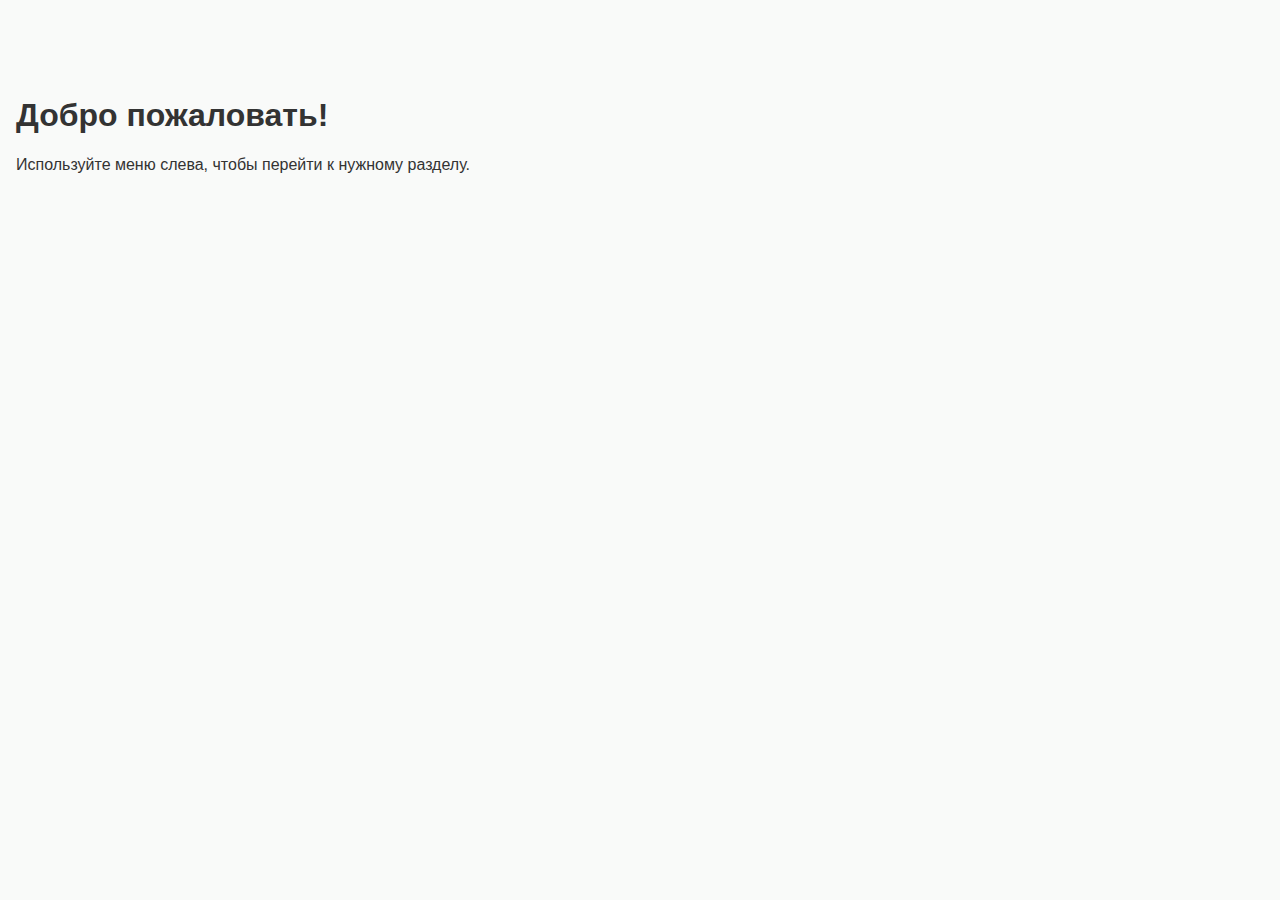
<file: index.html>
<!DOCTYPE html>
<html lang="ru">
<head>
  <meta charset="UTF-8">
  <title>Главная</title>
  <link rel="stylesheet" href="styles_mobile_only.css">
</head>
<body>
  <div class="app">
    <aside class="sidebar" id="sidebar">
      <div class="brand">Дневник Тренировок</div>
      <button id="burger" class="nav-toggle">☰</button>
      <nav class="nav" id="nav">
        <a class="active" href="index.html">Главная</a>
        <a href="exercises.html">Упражнения</a>
        <a href="workout.html">Тренировка</a>
        <a href="profile.html">Профиль</a>
      </nav>
    </aside>
    <main class="content">
      <h1>Добро пожаловать!</h1>
      <p>Используйте меню слева, чтобы перейти к нужному разделу.</p>
    </main>
  </div>
  <script>
    document.getElementById('burger').onclick = () => document.getElementById('nav').classList.toggle('show');
  </script>
</body>
</html>
</file>
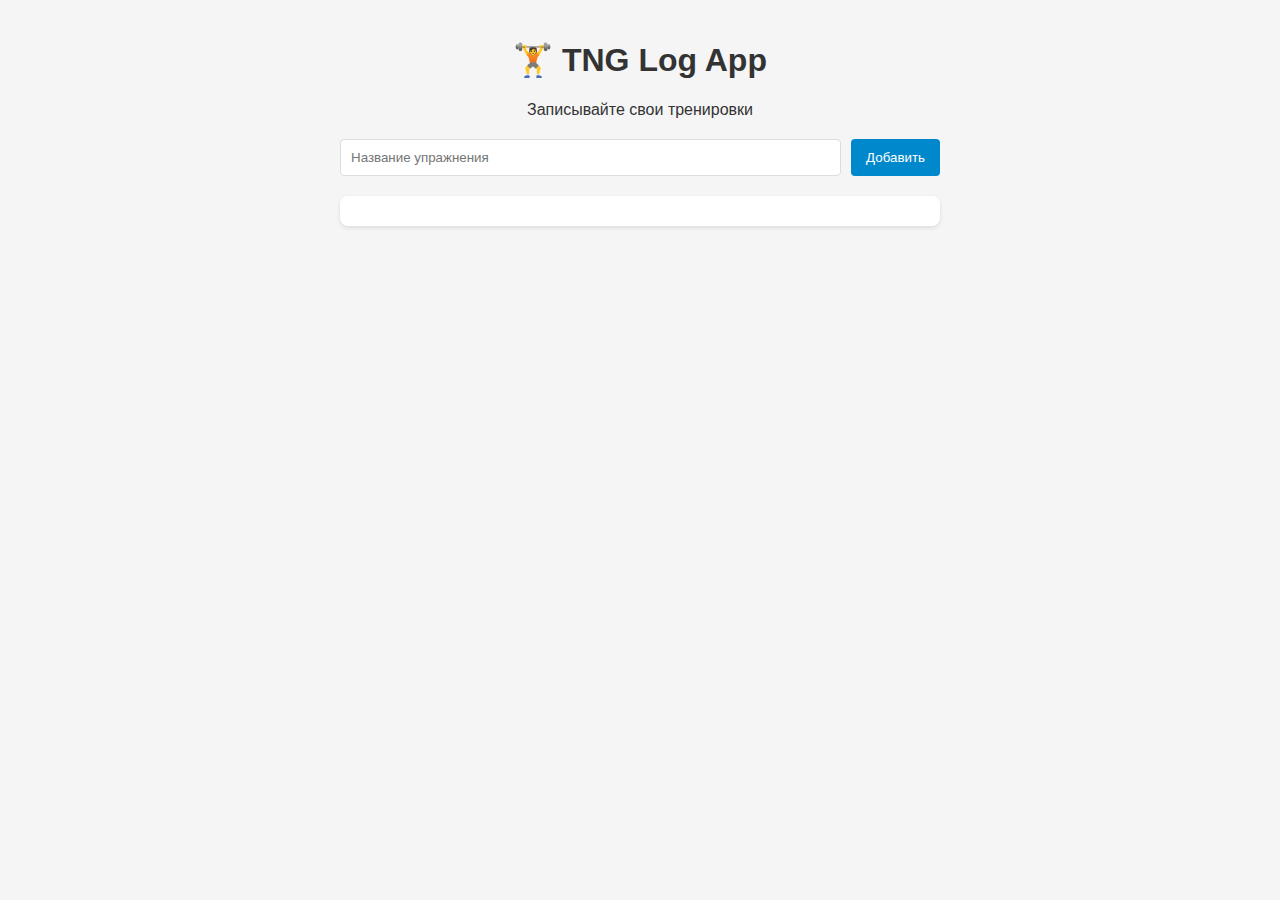
<file: webapp/index.html>
<!DOCTYPE html>
<html lang="ru">
<head>
    <meta charset="UTF-8">
    <meta name="viewport" content="width=device-width, initial-scale=1.0">
    <title>TNG Log App</title>
    <link rel="stylesheet" href="style.css">
    <script src="https://telegram.org/js/telegram-web-app.js"></script>
    <script src="app.js" defer></script>
</head>
<body>
    <div class="container">
        <header>
            <h1>🏋️ TNG Log App</h1>
            <p>Записывайте свои тренировки</p>
        </header>
        
        <div class="exercise-form">
            <input type="text" id="exercise-input" placeholder="Название упражнения">
            <button id="add-btn">Добавить</button>
        </div>
        
        <div class="exercise-list" id="exercise-list">
            <!-- Сюда будут добавляться упражнения -->
        </div>
    </div>
</body>
</html>
</file>
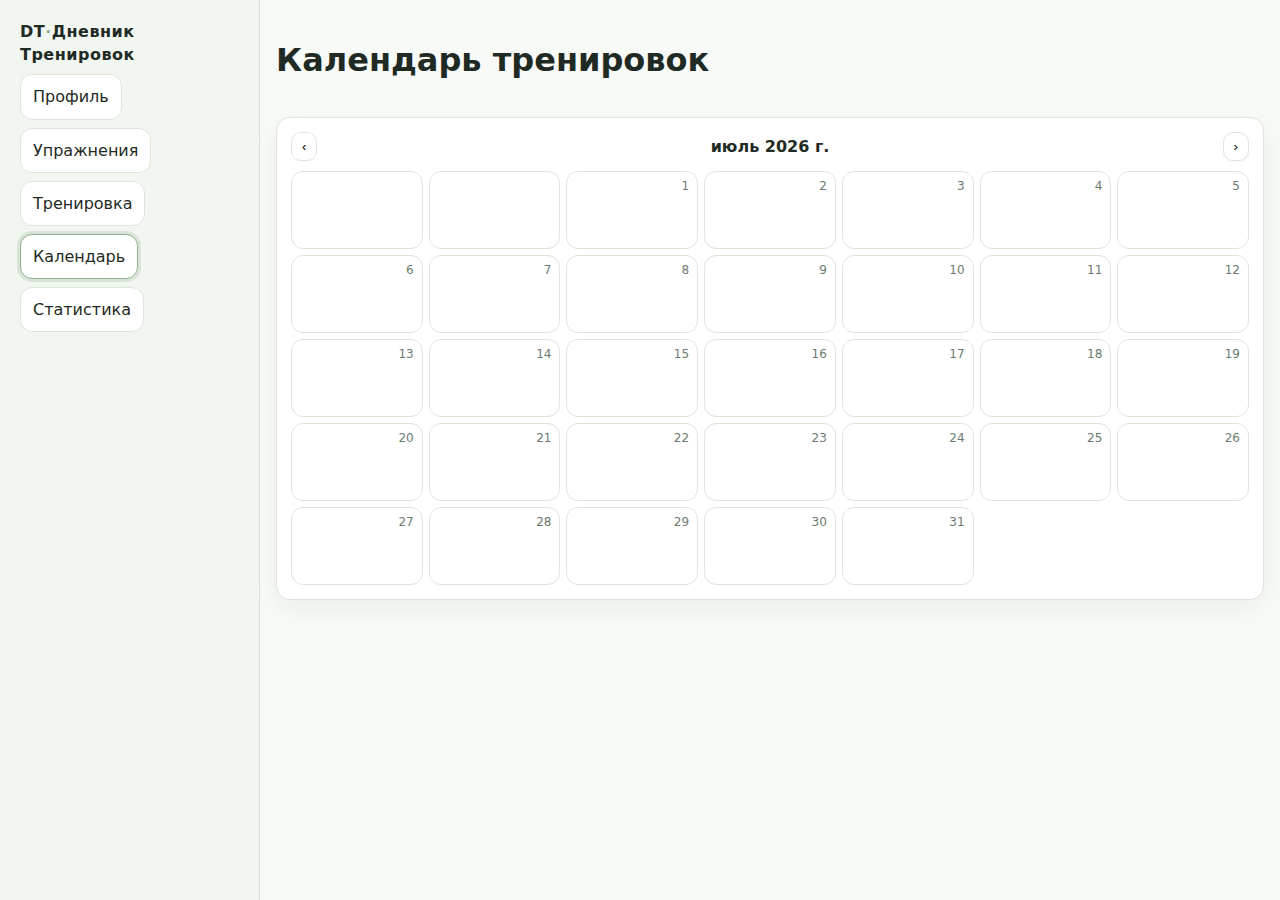
<file: calendar.html>
<!doctype html>
<html lang="ru">
<head>
  <meta charset="utf-8"/>
  <meta name="viewport" content="width=device-width, initial-scale=1.0, viewport-fit=cover"/>
  <title>Календарь · Дневник Тренировок</title>
  <link rel="manifest" href="manifest.json">
  <meta name="theme-color" content="#8FAF8F">
  <link rel="icon" href="icon.png">
  <link rel="stylesheet" href="styles.css">
</head>
<body>
  <div class="app">
    <aside class="sidebar">
      <div class="brand">DT<span>·</span>Дневник Тренировок</div>
      <button id="burger" class="nav-toggle">☰</button>
      <nav class="nav" id="nav">
        <a class="" href="index.html">Профиль</a>
        <a class="" href="exercises.html">Упражнения</a>
        <a class="" href="workout.html">Тренировка</a>
        <a class="active" href="calendar.html">Календарь</a>
        <a class="" href="stats.html">Статистика</a>
      </nav>
    </aside>
    <main class="content">
      
<header class="section-head"><h1>Календарь тренировок</h1></header>
<div class="card">
  <div class="cal-head">
    <button id="prevMonth" class="icon-btn">‹</button>
    <div id="calTitle" class="cal-title"></div>
    <button id="nextMonth" class="icon-btn">›</button>
  </div>
  <div class="cal-grid" id="calendarGrid"></div>
</div>
<div class="card" id="dayWorkoutsCard" hidden>
  <h2 id="dayTitle">Тренировки за день</h2>
  <table>
    <thead><tr><th>Дата</th><th>Объём</th><th>Действия</th></tr></thead>
    <tbody id="dayWorkouts"></tbody>
  </table>
</div>

    </main>
  </div>
  <div id="toast" class="toast" aria-live="polite"></div>
  <script type="module" src="storage.js"></script>
  <script>document.getElementById('burger').onclick=()=>document.getElementById('nav').classList.toggle('show');</script>
  <script type="module" src="app_calendar.js"></script>
  <div class="modal-back" id="modalBack"><div class="modal" id="modal"></div></div>
</body>
</html>
</file>
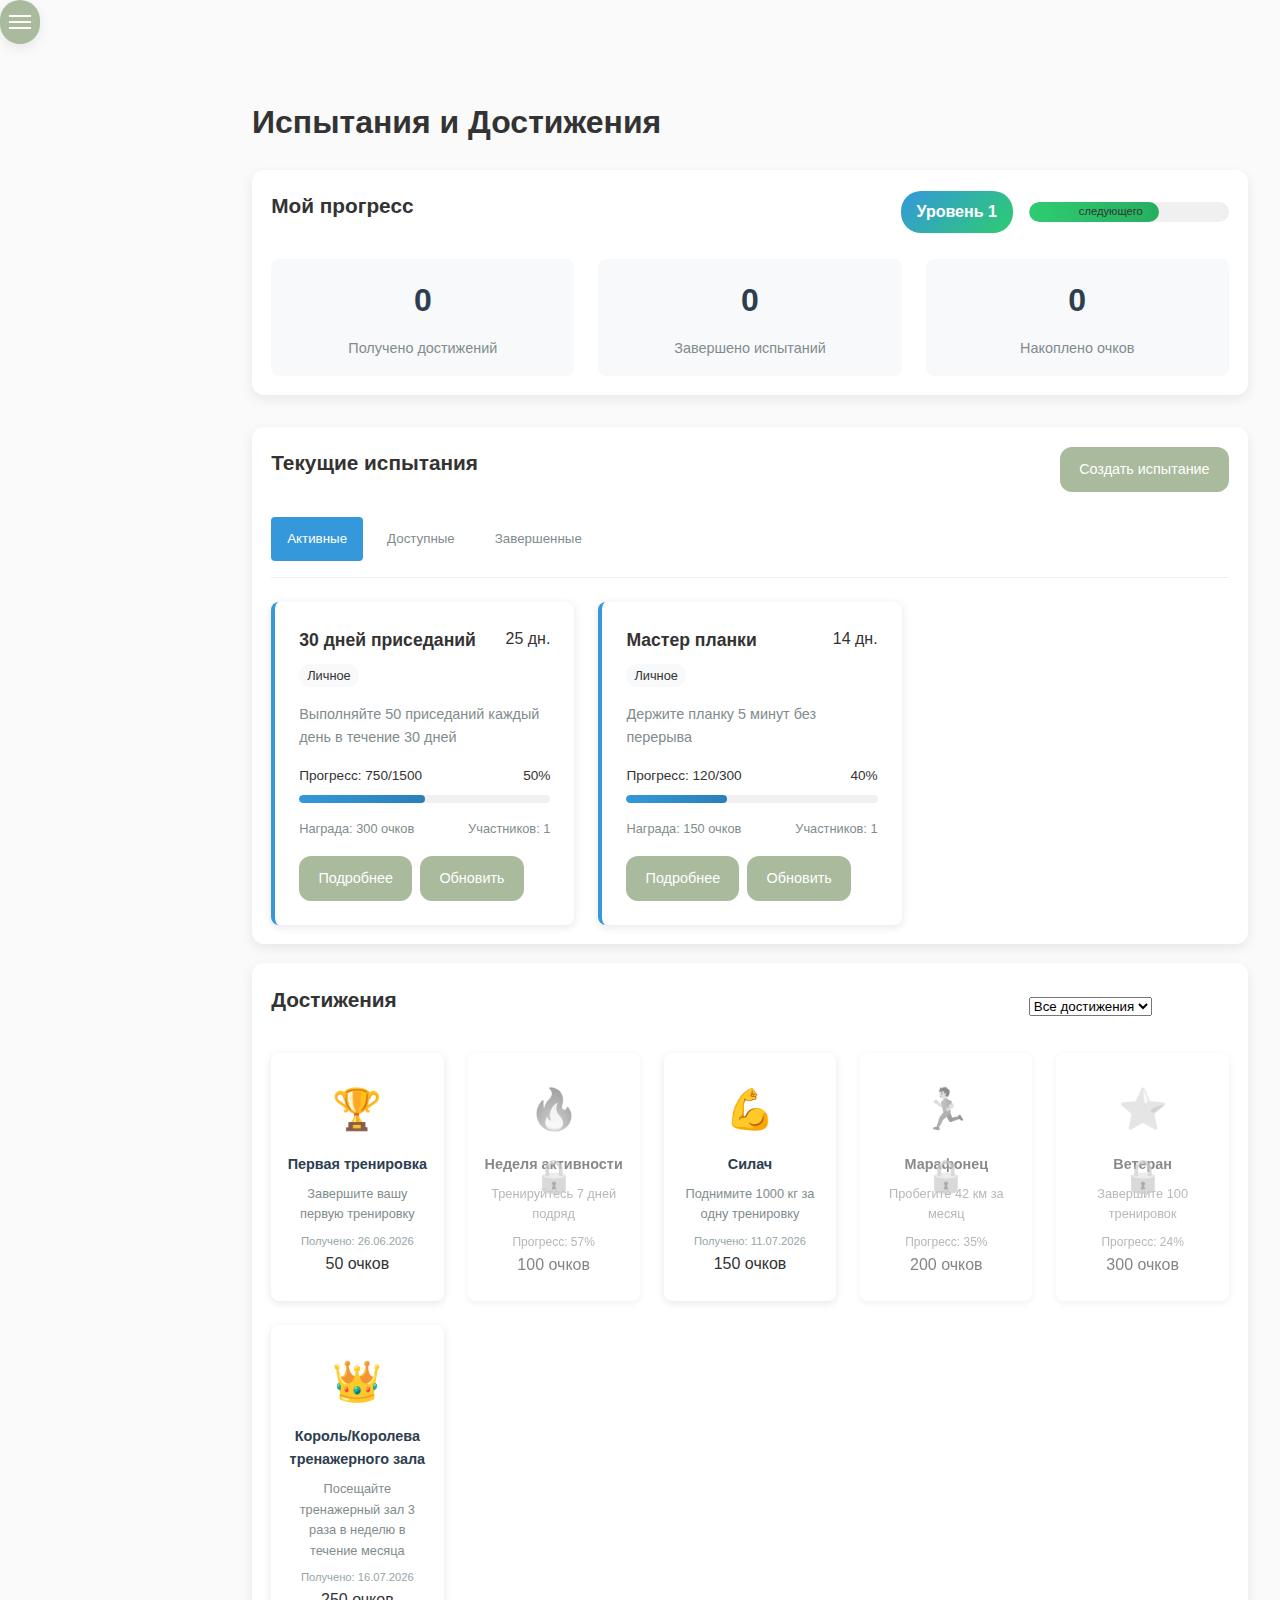
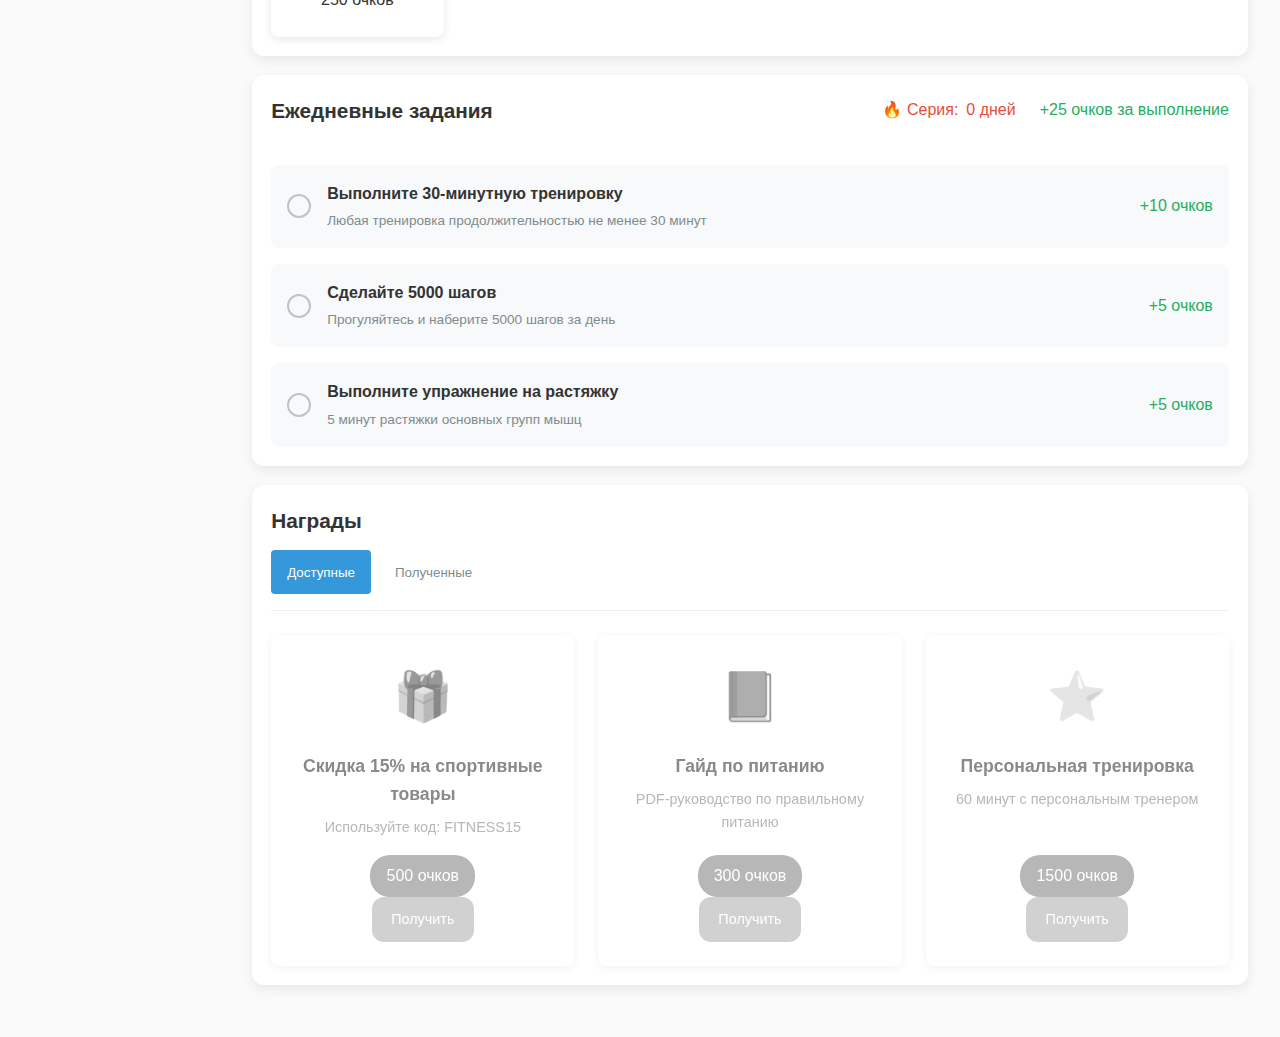
<file: challenges.html>
<!DOCTYPE html>
<html lang="ru">
<head>
  <meta charset="UTF-8">
  <meta name="viewport" content="width=device-width, initial-scale=1.0">
  <title>Испытания и Достижения — Дневник Тренировок</title>
  
  <link rel="stylesheet" href="styles/main.css">
  <link rel="stylesheet" href="styles/components/buttons.css">
  <link rel="stylesheet" href="styles/components/cards.css">
  <link rel="stylesheet" href="styles/components/navigation.css">
  <link rel="stylesheet" href="styles/components/modals.css">
  <link rel="stylesheet" href="styles/components/forms.css">
  <link rel="stylesheet" href="styles/pages/challenges.css">
  
  <script src="tg-init.js" defer></script>
  <script src="nav.js" defer></script>
  <script src="scripts/modules/challenges/app_challenges.js" defer></script>
  <link rel="manifest" href="manifest.json">
</head>
<body>
  <button id="burger" class="burger" aria-label="Открыть меню" aria-controls="sidebar" aria-expanded="false">
    <span></span><span></span><span></span>
  </button>
  <div id="backdrop" class="backdrop" hidden></div>

  <aside id="sidebar" class="sidebar">
    <div class="brand">Дневник Тренировок</div>
    <nav role="navigation" aria-label="Main" class="nav">
      <a href="index.html">Главная</a>
      <a href="exercises.html">Упражнения</a>
      <a href="workout.html">Тренировка</a>
      <a href="history.html">История</a>
      <a href="programs.html">Программы</a>
      <a href="analytics.html">Аналитика</a>
      <a href="profile.html">Профиль</a>
      <a href="social.html">Сообщество</a>
      <a class="active" href="challenges.html">Испытания</a>
    </nav>
  </aside>

  <main class="content">
    <h1>Испытания и Достижения</h1>
    
    <!-- Прогресс пользователя -->
    <section class="card user-progress-card">
      <div class="progress-header">
        <h2>Мой прогресс</h2>
        <div class="level-info">
          <span class="level-badge">Уровень <span id="userLevel">5</span></span>
          <div class="progress-bar">
            <div class="progress-fill" style="width: 65%"></div>
            <span class="progress-text">65% до следующего уровня</span>
          </div>
        </div>
      </div>
      <div class="progress-stats">
        <div class="progress-stat">
          <span class="stat-value" id="earnedAchievements">12</span>
          <span class="stat-label">Получено достижений</span>
        </div>
        <div class="progress-stat">
          <span class="stat-value" id="completedChallenges">8</span>
          <span class="stat-label">Завершено испытаний</span>
        </div>
        <div class="progress-stat">
          <span class="stat-value" id="totalPoints">1,250</span>
          <span class="stat-label">Накоплено очков</span>
        </div>
      </div>
    </section>

    <!-- Текущие испытания -->
    <section class="card">
      <div class="section-header">
        <h2>Текущие испытания</h2>
        <button class="btn secondary" id="createChallengeBtn">Создать испытание</button>
      </div>
      <div class="challenges-tabs">
        <button class="tab-btn active" data-tab="active">Активные</button>
        <button class="tab-btn" data-tab="available">Доступные</button>
        <button class="tab-btn" data-tab="completed">Завершенные</button>
      </div>
      <div id="challenges-container" class="challenges-grid">
        <div class="challenge-skeleton"></div>
        <div class="challenge-skeleton"></div>
        <div class="challenge-skeleton"></div>
      </div>
    </section>

    <!-- Достижения -->
    <section class="card">
      <div class="section-header">
        <h2>Достижения</h2>
        <div class="achievements-filter">
          <select id="achievementsFilter">
            <option value="all">Все достижения</option>
            <option value="earned">Полученные</option>
            <option value="not-earned">Не полученные</option>
            <option value="category-training">Тренировки</option>
            <option value="category-consistency">Регулярность</option>
            <option value="category-strength">Сила</option>
            <option value="category-endurance">Выносливость</option>
          </select>
        </div>
      </div>
      <div id="achievements-container" class="achievements-grid">
        <div class="achievement-skeleton"></div>
        <div class="achievement-skeleton"></div>
        <div class="achievement-skeleton"></div>
        <div class="achievement-skeleton"></div>
        <div class="achievement-skeleton"></div>
        <div class="achievement-skeleton"></div>
      </div>
    </section>

    <!-- Ежедневные задания -->
    <section class="card">
      <div class="section-header">
        <h2>Ежедневные задания</h2>
        <div class="daily-info">
          <span class="daily-streak">🔥 Серия: <span id="dailyStreak">7 дней</span></span>
          <span class="daily-points">+<span id="dailyPoints">25</span> очков за выполнение</span>
        </div>
      </div>
      <div id="daily-challenges" class="daily-challenges-list">
        <div class="daily-challenge completed">
          <div class="daily-checkbox">✓</div>
          <div class="daily-content">
            <h3>Выполните 30-минутную тренировку</h3>
            <p>Любая тренировка продолжительностью не менее 30 минут</p>
          </div>
          <span class="daily-reward">+10 очков</span>
        </div>
        <div class="daily-challenge">
          <div class="daily-checkbox"></div>
          <div class="daily-content">
            <h3>Сделайте 5000 шагов</h3>
            <p>Прогуляйтесь и наберите 5000 шагов за день</p>
          </div>
          <span class="daily-reward">+5 очков</span>
        </div>
        <div class="daily-challenge">
          <div class="daily-checkbox"></div>
          <div class="daily-content">
            <h3>Выполните упражнение на растяжку</h3>
            <p>5 минут растяжки основных групп мышц</p>
          </div>
          <span class="daily-reward">+5 очков</span>
        </div>
      </div>
    </section>

    <!-- Награды -->
    <section class="card">
      <h2>Награды</h2>
      <div class="rewards-tabs">
        <button class="tab-btn active" data-tab="available-rewards">Доступные</button>
        <button class="tab-btn" data-tab="earned-rewards">Полученные</button>
      </div>
      <div id="rewards-container" class="rewards-grid">
        <div class="reward-card">
          <div class="reward-icon">🎁</div>
          <div class="reward-content">
            <h3>Скидка 15% на спортивные товары</h3>
            <p>Используйте код: FITNESS15</p>
          </div>
          <div class="reward-cost">500 очков</div>
        </div>
        <div class="reward-card">
          <div class="reward-icon">📘</div>
          <div class="reward-content">
            <h3>Гайд по питанию</h3>
            <p>PDF-руководство по правильному питанию</p>
          </div>
          <div class="reward-cost">300 очков</div>
        </div>
        <div class="reward-card locked">
          <div class="reward-icon">⭐</div>
          <div class="reward-content">
            <h3>Персональная тренировка</h3>
            <p>60 минут с персональным тренером</p>
          </div>
          <div class="reward-cost">1500 очков</div>
        </div>
      </div>
    </section>
  </main>

  <!-- Модальное окно создания испытания -->
  <div id="createChallengeModal" class="modal-back">
    <div class="modal">
      <button class="modal-close" id="closeCreateChallengeModal">×</button>
      <div class="modal-content">
        <h2>Создать испытание</h2>
        <div class="form-group">
          <label for="challengeTitle">Название испытания</label>
          <input type="text" id="challengeTitle" placeholder="Например: 30 дней приседаний">
        </div>
        <div class="form-group">
          <label for="challengeDescription">Описание</label>
          <textarea id="challengeDescription" placeholder="Опишите условия испытания"></textarea>
        </div>
        <div class="form-group">
          <label for="challengeType">Тип испытания</label>
          <select id="challengeType">
            <option value="personal">Личное</option>
            <option value="group">Групповое</option>
            <option value="competition">Соревнование</option>
          </select>
        </div>
        <div class="form-group">
          <label for="challengeDuration">Продолжительность (дней)</label>
          <input type="number" id="challengeDuration" min="1" max="365" value="7">
        </div>
        <div class="form-group">
          <label for="challengeGoal">Цель</label>
          <input type="text" id="challengeGoal" placeholder="Например: 1000 приседаний">
        </div>
        <button class="btn primary" id="createChallengeConfirm">Создать испытание</button>
      </div>
    </div>
  </div>

  <!-- Модальное окно деталей испытания -->
  <div id="challengeDetailModal" class="modal-back">
    <div class="modal modal-large">
      <button class="modal-close" id="closeChallengeDetailModal">×</button>
      <div class="modal-content" id="challengeDetailContent">
        <!-- Контент будет загружен динамически -->
      </div>
    </div>
  </div>
</body>
</html>
</file>
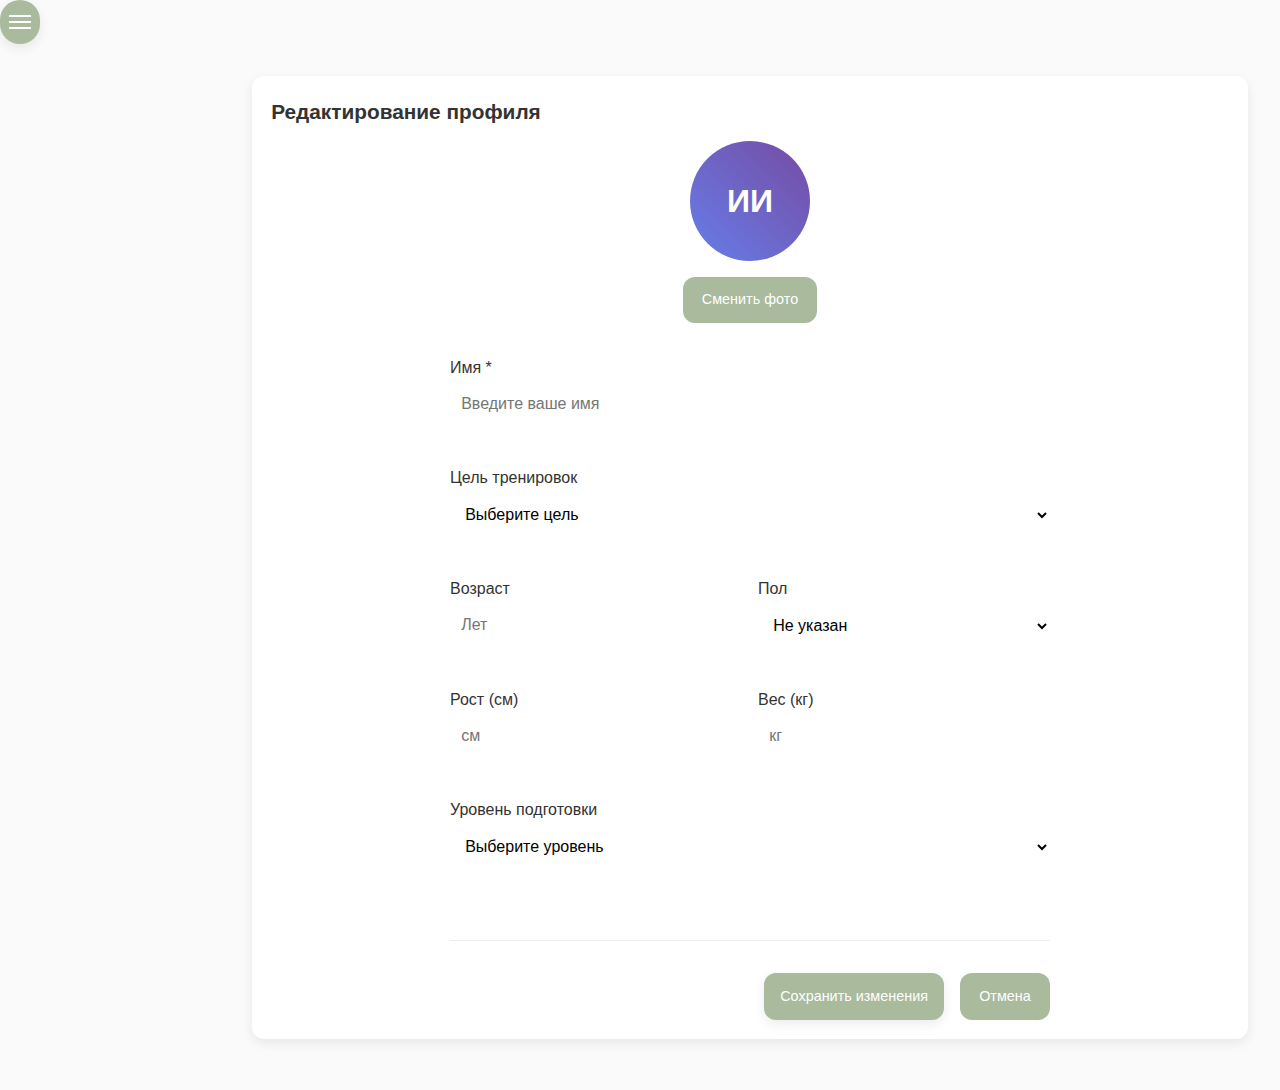
<file: edit_profile.html>
<!DOCTYPE html>
<html lang="ru">
<head>
  <meta charset="UTF-8">
  <meta name="viewport" content="width=device-width, initial-scale=1.0">
  <title>Редактирование профиля — TngLogBot</title>
  
  
  <link rel="stylesheet" href="styles/main.css">
  <!-- Компоненты -->
<link rel="stylesheet" href="styles/components/buttons.css">
<link rel="stylesheet" href="styles/components/cards.css">
<link rel="stylesheet" href="styles/components/modals.css">
<link rel="stylesheet" href="styles/components/navigation.css">
<link rel="stylesheet" href="styles/components/forms.css">
<link rel="stylesheet" href="styles/pages/edit_profile.css">
  <script src="scripts/modules/profile/app_edit_profile.js" defer></script>
  
  <script src="tg-init.js" defer></script>
  <script src="nav.js" defer></script>
    <link rel="manifest" href="manifest.json">
</head>
<body>
  <button id="burger" class="burger" aria-label="Открыть меню" aria-controls="sidebar" aria-expanded="false">
    <span></span><span></span><span></span>
  </button>
  <div id="backdrop" class="backdrop" hidden></div>

  <aside id="sidebar" class="sidebar">
    <div class="brand">Дневник Тренировок</div>
    <nav role="navigation" aria-label="Main" class="nav">
      <a href="index.html">Главная</a>
      <a href="exercises.html">Упражнения</a>
      <a href="workout.html">Тренировка</a>
      <a href="history.html">История</a>
      <a class="active" href="profile.html">Профиль</a>
    </nav>
  </aside>

  <main class="content">
    <section class="card">
      <h2>Редактирование профиля</h2>
      
      <div class="avatar-section">
        <div class="avatar-preview" id="avatarPreview">
          <span id="avatarInitials">ИИ</span>
        </div>
        <input type="file" id="avatarInput" accept="image/*" hidden>
        <button type="button" class="btn btn-secondary" onclick="document.getElementById('avatarInput').click()">
          Сменить фото
        </button>
        <button type="button" class="btn btn-danger" id="removeAvatarBtn" style="display: none;">
          Удалить фото
        </button>
      </div>

      <form id="editForm" class="profile-form">
        <div class="form-group">
          <label for="username">Имя *</label>
          <input type="text" id="username" required placeholder="Введите ваше имя">
        </div>

        <div class="form-group">
          <label for="goal">Цель тренировок</label>
          <select id="goal">
            <option value="">Выберите цель</option>
            <option value="Похудение">Похудение</option>
            <option value="Набор массы">Набор мышечной массы</option>
            <option value="Поддержка формы">Поддержание формы</option>
            <option value="Увеличение силы">Увеличение силы</option>
            <option value="Выносливость">Развитие выносливости</option>
            <option value="Подготовка к соревнованиям">Подготовка к соревнованиям</option>
            <option value="Реабилитация">Реабилитация после травм</option>
          </select>
        </div>

        <div class="form-row">
          <div class="form-group">
            <label for="age">Возраст</label>
            <input type="number" id="age" min="12" max="100" placeholder="Лет">
          </div>
          
          <div class="form-group">
            <label for="gender">Пол</label>
            <select id="gender">
              <option value="">Не указан</option>
              <option value="male">Мужской</option>
              <option value="female">Женский</option>
            </select>
          </div>
        </div>

        <div class="form-row">
          <div class="form-group">
            <label for="height">Рост (см)</label>
            <input type="number" id="height" min="100" max="250" placeholder="см">
          </div>
          
          <div class="form-group">
            <label for="weight">Вес (кг)</label>
            <input type="number" id="weight" min="30" max="200" step="0.1" placeholder="кг">
          </div>
        </div>

        <div class="form-group">
          <label for="fitnessLevel">Уровень подготовки</label>
          <select id="fitnessLevel">
            <option value="">Выберите уровень</option>
            <option value="beginner">Начинающий (0-6 месяцев)</option>
            <option value="intermediate">Средний (6 месяцев - 2 года)</option>
            <option value="advanced">Продвинутый (2+ года)</option>
          </select>
        </div>

        <div class="form-actions">
          <button type="submit" class="btn btn-primary">Сохранить изменения</button>
          <a href="profile.html" class="btn btn-secondary">Отмена</a>
        </div>
      </form>

      <div class="bmi-calculator" id="bmiCalculator" style="display: none;">
        <h3>Калькулятор ИМТ</h3>
        <div class="bmi-result">
          Ваш ИМТ: <span id="bmiValue">0</span>
          (<span id="bmiCategory">не указан</span>)
        </div>
        <div class="bmi-chart">
          <div class="bmi-range underweight">
            <span>Менее 18.5</span>
            <span>Недостаточный вес</span>
          </div>
          <div class="bmi-range normal">
            <span>18.5 - 24.9</span>
            <span>Нормальный вес</span>
          </div>
          <div class="bmi-range overweight">
            <span>25 - 29.9</span>
            <span>Избыточный вес</span>
          </div>
          <div class="bmi-range obese">
            <span>30 и более</span>
            <span>Ожирение</span>
          </div>
        </div>
      </div>
    </section>
  </main>

  
</body>
</html>
</file>
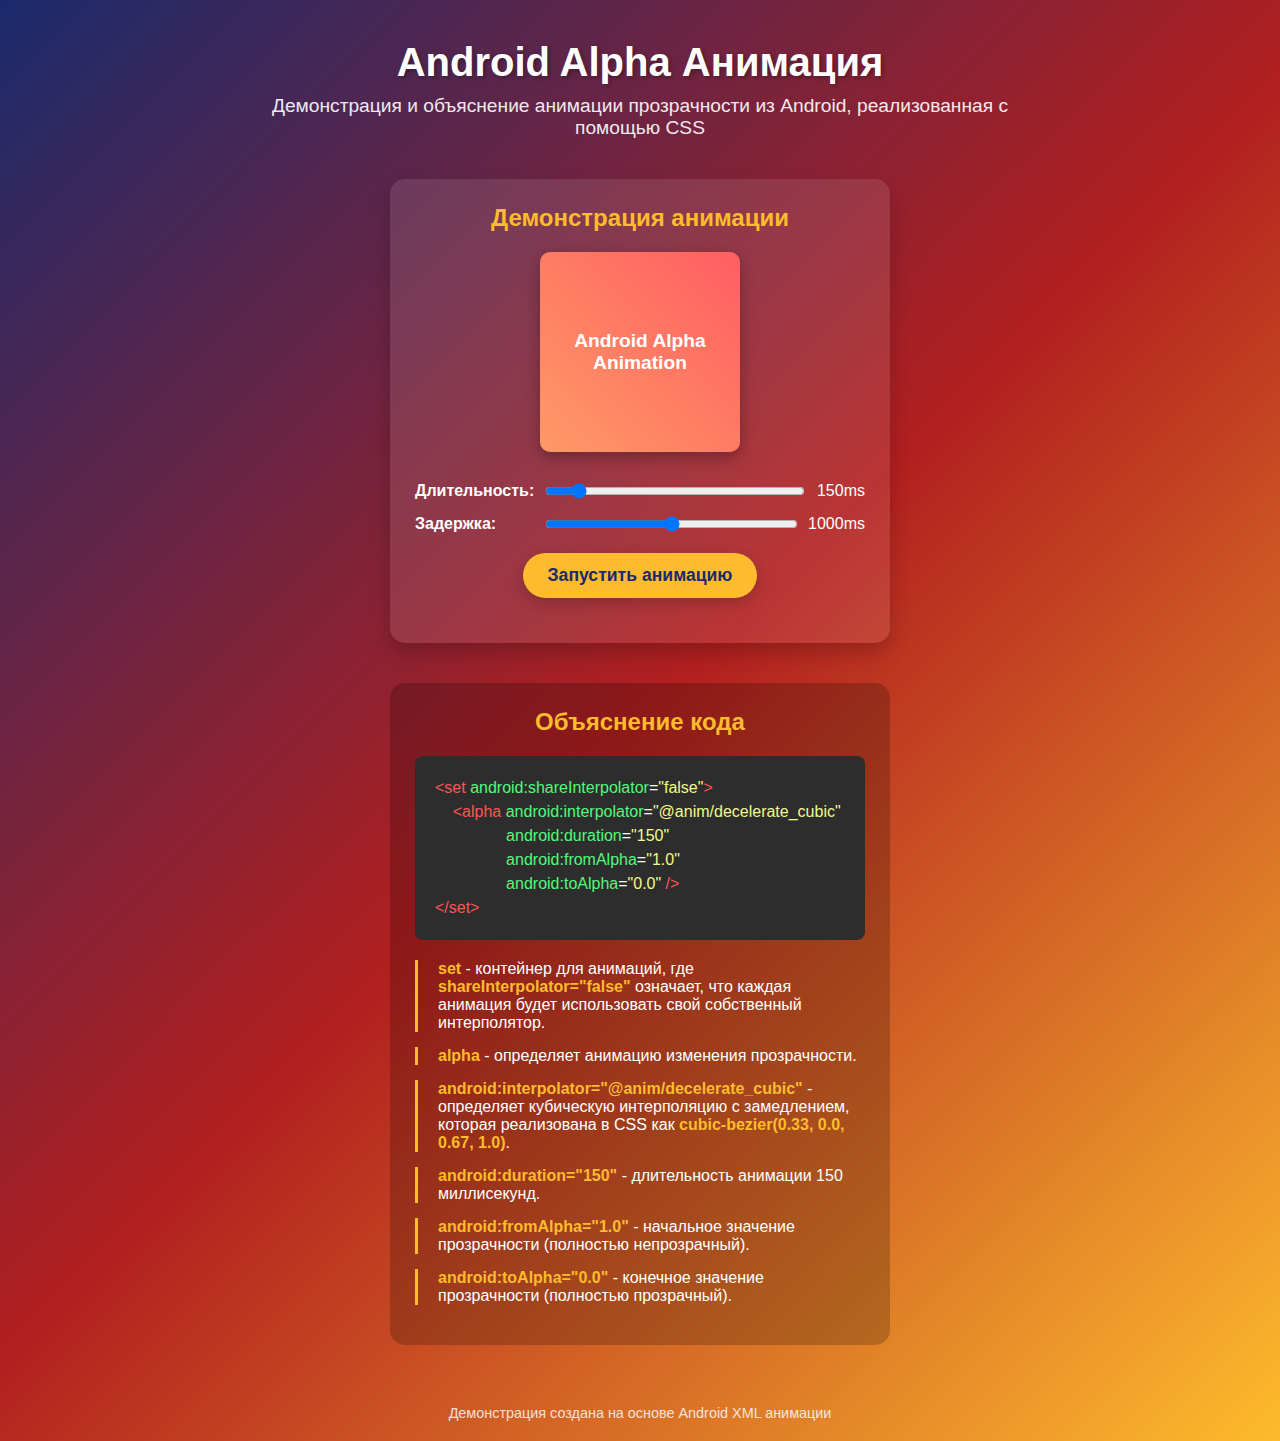
<file: gif.html>
<!DOCTYPE html>
<html lang="ru">
<head>
    <meta charset="UTF-8">
    <meta name="viewport" content="width=device-width, initial-scale=1.0">
    <title>Android Alpha Анимация</title>
    <style>
        * {
            margin: 0;
            padding: 0;
            box-sizing: border-box;
            font-family: 'Segoe UI', Tahoma, Geneva, Verdana, sans-serif;
        }
        
        body {
            background: linear-gradient(135deg, #1a2a6c, #b21f1f, #fdbb2d);
            color: #fff;
            min-height: 100vh;
            padding: 20px;
            display: flex;
            flex-direction: column;
            align-items: center;
        }
        
        header {
            text-align: center;
            margin: 20px 0;
            width: 100%;
        }
        
        h1 {
            font-size: 2.5rem;
            margin-bottom: 10px;
            text-shadow: 2px 2px 4px rgba(0, 0, 0, 0.3);
        }
        
        .subtitle {
            font-size: 1.2rem;
            opacity: 0.9;
            max-width: 800px;
            margin: 0 auto;
        }
        
        .container {
            display: flex;
            flex-wrap: wrap;
            justify-content: center;
            gap: 40px;
            max-width: 1200px;
            margin: 20px 0;
        }
        
        .animation-box {
            background: rgba(255, 255, 255, 0.1);
            border-radius: 15px;
            padding: 25px;
            width: 100%;
            max-width: 500px;
            box-shadow: 0 10px 20px rgba(0, 0, 0, 0.2);
        }
        
        .animation-title {
            font-size: 1.5rem;
            margin-bottom: 20px;
            text-align: center;
            color: #fdbb2d;
        }
        
        .animated-object {
            width: 200px;
            height: 200px;
            margin: 0 auto;
            background: linear-gradient(45deg, #ff9966, #ff5e62);
            border-radius: 10px;
            display: flex;
            justify-content: center;
            align-items: center;
            color: white;
            font-weight: bold;
            font-size: 1.2rem;
            text-align: center;
            box-shadow: 0 5px 15px rgba(0, 0, 0, 0.3);
            animation: alphaAnimation 0.15s cubic-bezier(0.33, 0.0, 0.67, 1.0) 1s infinite alternate;
        }
        
        @keyframes alphaAnimation {
            from {
                opacity: 1;
                transform: scale(1);
            }
            to {
                opacity: 0;
                transform: scale(0.95);
            }
        }
        
        .controls {
            margin-top: 30px;
            display: flex;
            flex-direction: column;
            gap: 15px;
        }
        
        .control-group {
            display: flex;
            align-items: center;
            gap: 10px;
        }
        
        label {
            min-width: 120px;
            font-weight: bold;
        }
        
        input[type="range"] {
            flex: 1;
        }
        
        .value-display {
            min-width: 50px;
            text-align: right;
        }
        
        .code-explanation {
            background: rgba(0, 0, 0, 0.2);
            border-radius: 15px;
            padding: 25px;
            width: 100%;
            max-width: 500px;
        }
        
        .code-block {
            background: #2d2d2d;
            border-radius: 8px;
            padding: 20px;
            margin: 20px 0;
            overflow-x: auto;
            font-family: 'Courier New', monospace;
        }
        
        .code-block code {
            color: #f8f8f2;
            line-height: 1.5;
        }
        
        .property {
            color: #ff79c6;
        }
        
        .value {
            color: #f1fa8c;
        }
        
        .attribute {
            color: #50fa7b;
        }
        
        .tag {
            color: #ff5555;
        }
        
        .comment {
            color: #6272a4;
        }
        
        .explanation-list {
            list-style-type: none;
        }
        
        .explanation-list li {
            margin-bottom: 15px;
            padding-left: 20px;
            border-left: 3px solid #fdbb2d;
        }
        
        .highlight {
            color: #fdbb2d;
            font-weight: bold;
        }
        
        .play-button {
            background: #fdbb2d;
            color: #1a2a6c;
            border: none;
            padding: 12px 25px;
            border-radius: 30px;
            font-size: 1.1rem;
            font-weight: bold;
            cursor: pointer;
            margin: 20px auto;
            display: block;
            transition: all 0.3s ease;
            box-shadow: 0 5px 15px rgba(0, 0, 0, 0.2);
        }
        
        .play-button:hover {
            background: #ffcc44;
            transform: translateY(-2px);
            box-shadow: 0 7px 18px rgba(0, 0, 0, 0.3);
        }
        
        footer {
            margin-top: 40px;
            text-align: center;
            opacity: 0.8;
            font-size: 0.9rem;
        }
        
        @media (max-width: 768px) {
            .container {
                flex-direction: column;
                align-items: center;
            }
            
            .animation-box, .code-explanation {
                max-width: 100%;
            }
        }
    </style>
</head>
<body>
    <header>
        <h1>Android Alpha Анимация</h1>
        <p class="subtitle">Демонстрация и объяснение анимации прозрачности из Android, реализованная с помощью CSS</p>
    </header>
    
    <div class="container">
        <div class="animation-box">
            <h2 class="animation-title">Демонстрация анимации</h2>
            <div class="animated-object" id="animatedObject">
                Android Alpha Animation
            </div>
            
            <div class="controls">
                <div class="control-group">
                    <label for="duration">Длительность:</label>
                    <input type="range" id="duration" min="50" max="1000" value="150" step="50">
                    <span class="value-display" id="durationValue">150ms</span>
                </div>
                
                <div class="control-group">
                    <label for="delay">Задержка:</label>
                    <input type="range" id="delay" min="0" max="2000" value="1000" step="100">
                    <span class="value-display" id="delayValue">1000ms</span>
                </div>
            </div>
            
            <button class="play-button" id="playButton">Запустить анимацию</button>
        </div>
        
        <div class="code-explanation">
            <h2 class="animation-title">Объяснение кода</h2>
            
            <div class="code-block">
                <code>
                    <span class="tag">&lt;set</span> <span class="attribute">android:shareInterpolator</span>=<span class="value">"false"</span><span class="tag">&gt;</span><br>
                    &nbsp;&nbsp;&nbsp;&nbsp;<span class="tag">&lt;alpha</span> <span class="attribute">android:interpolator</span>=<span class="value">"@anim/decelerate_cubic"</span><br>
                    &nbsp;&nbsp;&nbsp;&nbsp;&nbsp;&nbsp;&nbsp;&nbsp;&nbsp;&nbsp;&nbsp;&nbsp;&nbsp;&nbsp;&nbsp;&nbsp;<span class="attribute">android:duration</span>=<span class="value">"150"</span><br>
                    &nbsp;&nbsp;&nbsp;&nbsp;&nbsp;&nbsp;&nbsp;&nbsp;&nbsp;&nbsp;&nbsp;&nbsp;&nbsp;&nbsp;&nbsp;&nbsp;<span class="attribute">android:fromAlpha</span>=<span class="value">"1.0"</span><br>
                    &nbsp;&nbsp;&nbsp;&nbsp;&nbsp;&nbsp;&nbsp;&nbsp;&nbsp;&nbsp;&nbsp;&nbsp;&nbsp;&nbsp;&nbsp;&nbsp;<span class="attribute">android:toAlpha</span>=<span class="value">"0.0"</span> <span class="tag">/&gt;</span><br>
                    <span class="tag">&lt;/set&gt;</span>
                </code>
            </div>
            
            <ul class="explanation-list">
                <li><span class="highlight">set</span> - контейнер для анимаций, где <span class="highlight">shareInterpolator="false"</span> означает, что каждая анимация будет использовать свой собственный интерполятор.</li>
                <li><span class="highlight">alpha</span> - определяет анимацию изменения прозрачности.</li>
                <li><span class="highlight">android:interpolator="@anim/decelerate_cubic"</span> - определяет кубическую интерполяцию с замедлением, которая реализована в CSS как <span class="highlight">cubic-bezier(0.33, 0.0, 0.67, 1.0)</span>.</li>
                <li><span class="highlight">android:duration="150"</span> - длительность анимации 150 миллисекунд.</li>
                <li><span class="highlight">android:fromAlpha="1.0"</span> - начальное значение прозрачности (полностью непрозрачный).</li>
                <li><span class="highlight">android:toAlpha="0.0"</span> - конечное значение прозрачности (полностью прозрачный).</li>
            </ul>
        </div>
    </div>
    
    <footer>
        <p>Демонстрация создана на основе Android XML анимации</p>
    </footer>

    <script>
        document.addEventListener('DOMContentLoaded', function() {
            const animatedObject = document.getElementById('animatedObject');
            const playButton = document.getElementById('playButton');
            const durationSlider = document.getElementById('duration');
            const delaySlider = document.getElementById('delay');
            const durationValue = document.getElementById('durationValue');
            const delayValue = document.getElementById('delayValue');
            
            // Обновление значений слайдеров
            durationSlider.addEventListener('input', function() {
                durationValue.textContent = this.value + 'ms';
                updateAnimation();
            });
            
            delaySlider.addEventListener('input', function() {
                delayValue.textContent = this.value + 'ms';
                updateAnimation();
            });
            
            // Запуск анимации по клику
            playButton.addEventListener('click', function() {
                // Останавливаем текущую анимацию
                animatedObject.style.animation = 'none';
                
                // Запускаем заново
                setTimeout(function() {
                    updateAnimation();
                }, 10);
            });
            
            // Функция обновления параметров анимации
            function updateAnimation() {
                const duration = durationSlider.value;
                const delay = delaySlider.value;
                
                animatedObject.style.animation = `alphaAnimation ${duration}ms cubic-bezier(0.33, 0.0, 0.67, 1.0) ${delay}ms infinite alternate`;
            }
            
            // Инициализация
            updateAnimation();
        });
    </script>
</body>
</html>
</file>
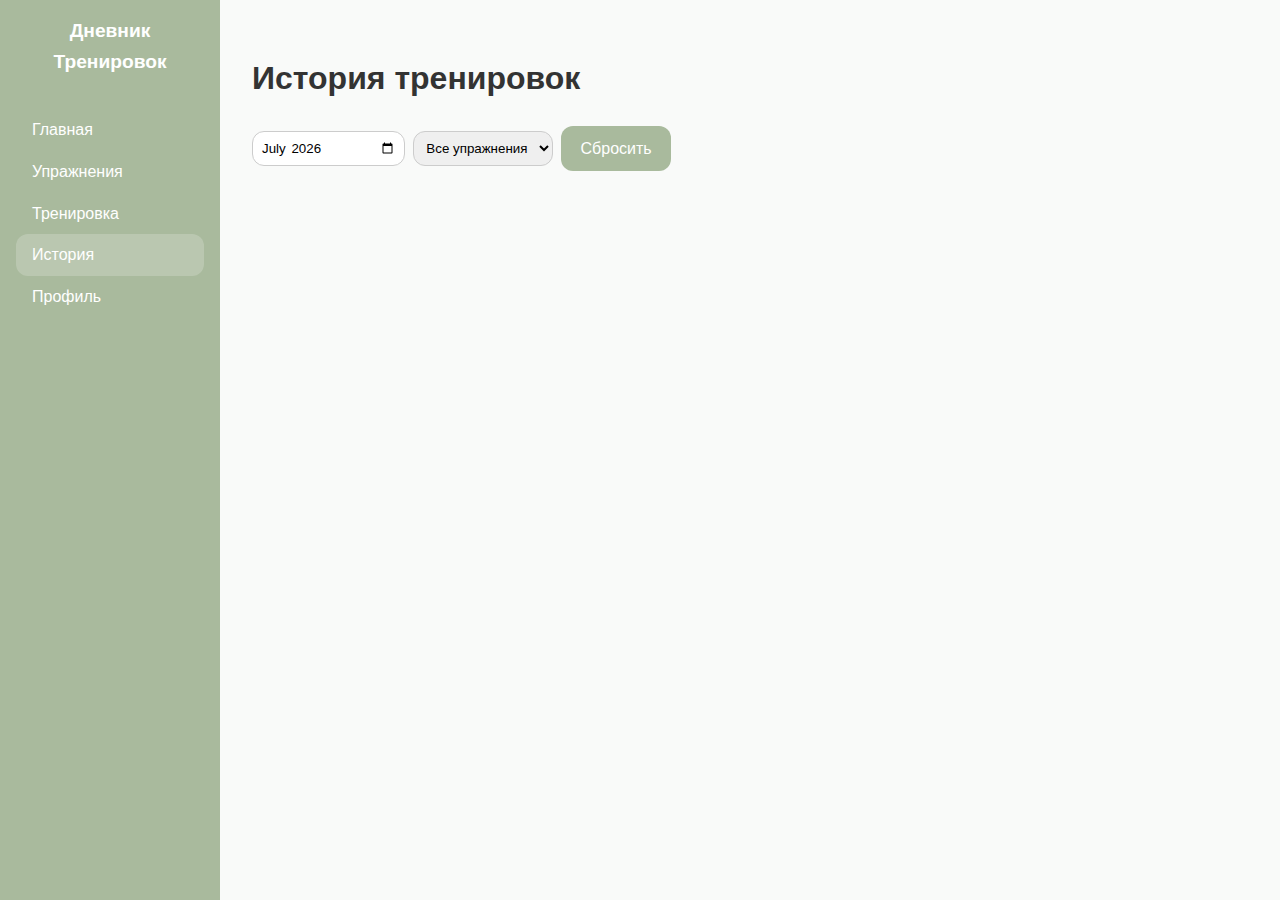
<file: history.html>
<!DOCTYPE html>
<html lang="ru">
<head>
  <meta charset="UTF-8">
  <meta name="viewport" content="width=device-width, initial-scale=1.0">
  <title>История тренировок — Дневник Тренировок</title>
<link rel="stylesheet" href="styles/main.css">
<link rel="stylesheet" href="styles/responsive.css">
<link rel="stylesheet" href="styles/history.css">
  <script src="nav.js" defer></script>
  <link rel="manifest" href="manifest.json">
  <script src="https://telegram.org/js/telegram-web-app.js"></script>
  <script src="tg-init.js" defer></script>
</head>
<body>

  <button id="burger" class="burger" aria-label="Открыть меню" aria-controls="sidebar" aria-expanded="false">
    <span></span><span></span><span></span>
  </button>
  <div id="backdrop" class="backdrop" hidden></div>

  <aside id="sidebar" class="sidebar">
    <div class="brand">Дневник Тренировок</div>
    <nav role="navigation" aria-label="Main" class="nav">
      <a href="index.html">Главная</a>
      <a href="exercises.html">Упражнения</a>
      <a href="workout.html">Тренировка</a>
      <a class="active" href="history.html">История</a> <!-- Новая ссылка -->
      <a href="profile.html">Профиль</a>
    </nav>
  </aside>

  <main class="content">
    <h1>История тренировок</h1>
    
    <section class="filters">
      <input type="month" id="month-filter"> <!-- Фильтр по месяцу -->
      <select id="exercise-filter">
        <option value="">Все упражнения</option>
        <!-- Сюда JS подставит варианты -->
      </select>
      <button class="btn" onclick="clearFilters()">Сбросить</button>
    </section>

    <section id="workouts-container" class="workouts-list">
      <!-- Сюда будет вставляться список тренировок -->
      <p id="no-workouts-message" style="display: none;">У вас пока нет сохранённых тренировок.</p>
    </section>
  </main>

  <!-- Модальное окно для детального просмотра тренировки -->
  <div id="modalBack" class="modal-back">
    <div id="modal" class="modal">
      <button id="modalClose" class="modal-close">×</button>
      <div id="modalContent" class="modal-content"></div>
    </div>
  </div>

  <script src="app_history.js"></script> <!-- Новый JS-файл для этой страницы -->
</body>
</html>
</file>
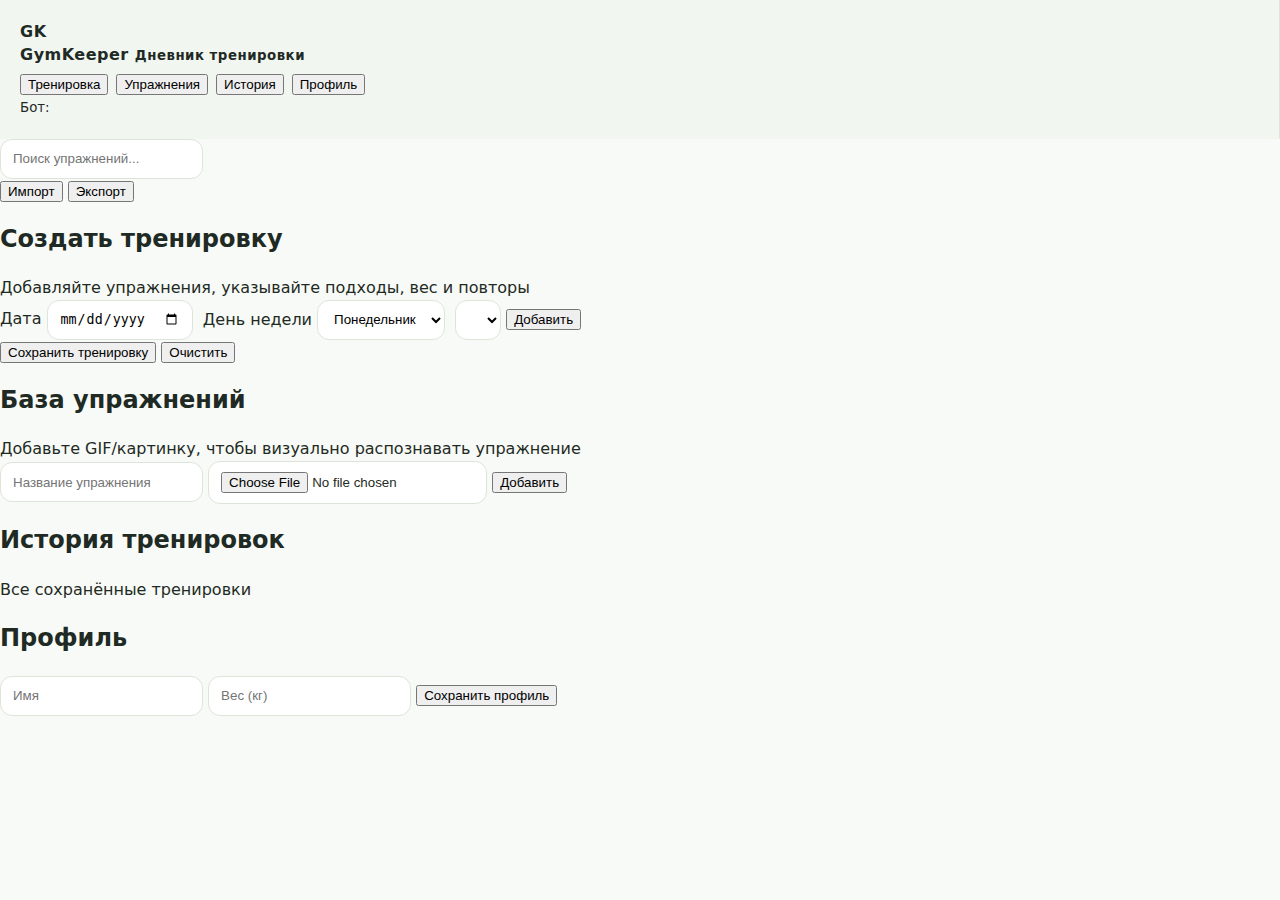
<file: index_updated.html>
<!doctype html>
<html lang="ru">
<head>
  <meta charset="utf-8" />
  <meta name="viewport" content="width=device-width,initial-scale=1" />
  <title>Дневник тренировки — GymKeeper style</title>
  <link rel="manifest" href="manifest.json">
  <link rel="stylesheet" href="styles.css">
</head>
<body>
  <div class="shell">
    <aside class="sidebar">
      <div class="brand">
        <div class="logo">GK</div>
        <div class="brand-text">
          <strong>GymKeeper</strong>
          <small>Дневник тренировки</small>
        </div>
      </div>
      <nav class="nav">
        <button class="nav-btn active" data-view="workout">Тренировка</button>
        <button class="nav-btn" data-view="exercises">Упражнения</button>
        <button class="nav-btn" data-view="history">История</button>
        <button class="nav-btn" data-view="profile">Профиль</button>
      </nav>
      <div class="sidebar-foot">
        <small>Бот: <span id="bot-username"></span></small>
      </div>
    </aside>

    <main class="main">
      <header class="topbar">
        <div class="search-wrap">
          <input id="search" placeholder="Поиск упражнений..." />
        </div>
        <div class="top-actions">
          <button id="import-data" title="Импорт">Импорт</button>
          <button id="export-data" title="Экспорт">Экспорт</button>
        </div>
      </header>

      <section class="view view--workout" data-view="workout">
        <div class="panel">
          <div class="panel-head">
            <h2>Создать тренировку</h2>
            <div class="muted">Добавляйте упражнения, указывайте подходы, вес и повторы</div>
          </div>
          <div class="panel-body">
            <div class="row inputs">
              <label>Дата <input type="date" id="workout-date" /></label>
              <label>День недели
                <select id="workout-weekday">
                  <option value="1">Понедельник</option>
                  <option value="2">Вторник</option>
                  <option value="3">Среда</option>
                  <option value="4">Четверг</option>
                  <option value="5">Пятница</option>
                  <option value="6">Суббота</option>
                  <option value="0">Воскресенье</option>
                </select>
              </label>
              <div class="select-add">
                <select id="select-exercise"></select>
                <button id="btn-add-ex-to-workout">Добавить</button>
              </div>
            </div>

            <div id="workout-exercises" class="grid"></div>

            <div class="panel-foot">
              <button id="save-workout" class="primary">Сохранить тренировку</button>
              <button id="clear-editor">Очистить</button>
            </div>
          </div>
        </div>
      </section>

      <section class="view view--exercises hidden" data-view="exercises">
        <div class="panel">
          <div class="panel-head">
            <h2>База упражнений</h2>
            <div class="muted">Добавьте GIF/картинку, чтобы визуально распознавать упражнение</div>
          </div>
          <div class="panel-body">
            <form id="exercise-form" class="form-inline">
              <input id="exercise-name" placeholder="Название упражнения" required />
              <input id="exercise-gif" type="file" accept="image/gif,video/mp4,image/*" />
              <button class="primary" type="submit">Добавить</button>
            </form>
            <div id="exercise-list" class="grid"></div>
          </div>
        </div>
      </section>

      <section class="view view--history hidden" data-view="history">
        <div class="panel">
          <div class="panel-head">
            <h2>История тренировок</h2>
            <div class="muted">Все сохранённые тренировки</div>
          </div>
          <div class="panel-body" id="history-list"></div>
        </div>
      </section>

      <section class="view view--profile hidden" data-view="profile">
        <div class="panel narrow">
          <div class="panel-head"><h2>Профиль</h2></div>
          <div class="panel-body">
            <div id="profile-view"></div>
            <form id="profile-form">
              <input type="text" id="profile-name" placeholder="Имя" required />
              <input type="number" id="profile-weight" placeholder="Вес (кг)" required />
              <button class="primary" type="submit">Сохранить профиль</button>
            </form>
          </div>
        </div>
      </section>

    </main>
  </div>

  <input type="file" id="import-file" style="display:none" accept="application/json" />

  <script src="config.js"></script>
  <script src="app.js"></script>
</body>
</html>
</file>
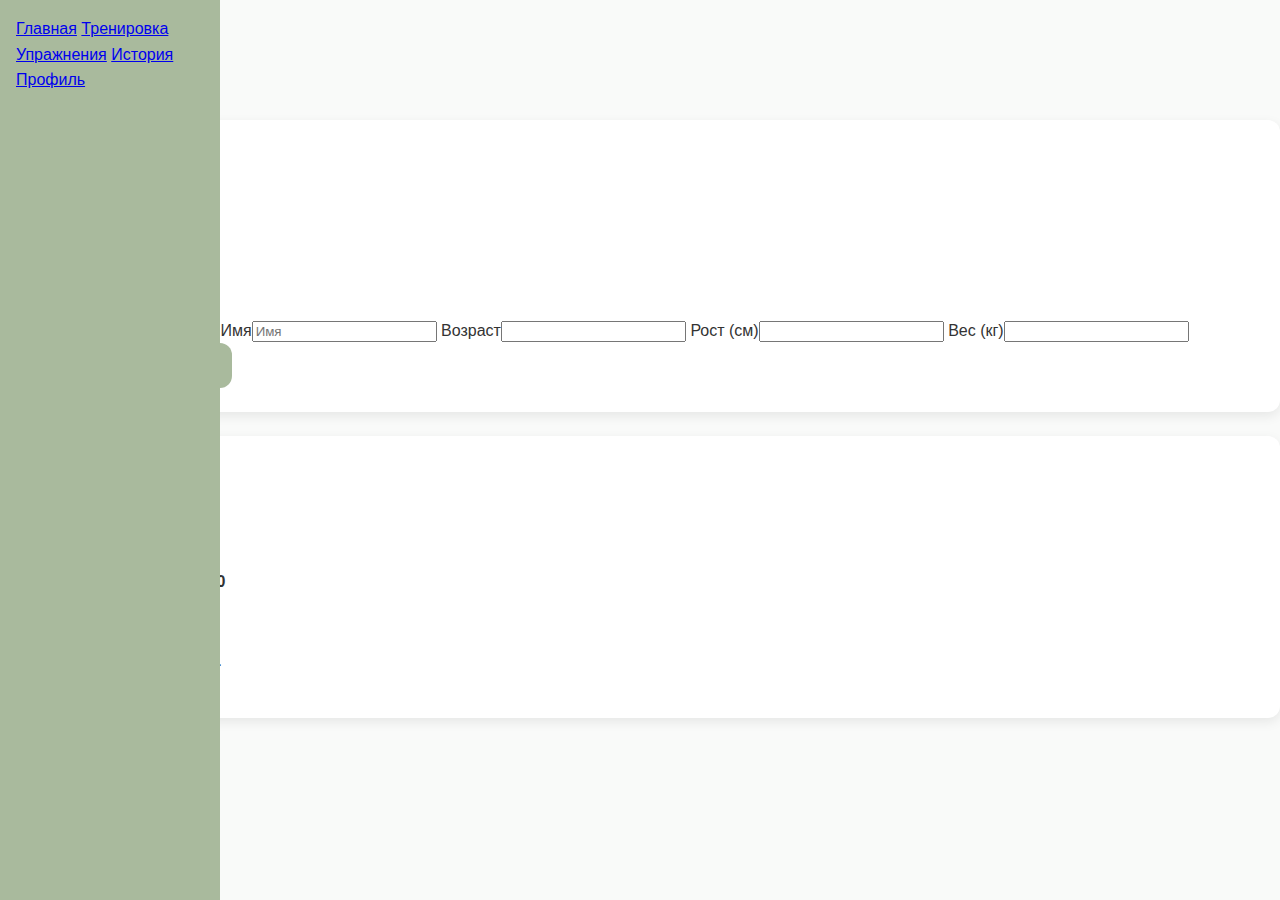
<file: profile.html>
<!doctype html>
<html lang="ru">
<head>
<meta charset="utf-8" />
<meta name="viewport" content="width=device-width,initial-scale=1" />
<title>Профиль</title>
<link rel="stylesheet" href="styles/main.css" />
<script type="module" src="scripts/app_profile.js" defer></script>
</head>
<body>
  <header class="topbar">
    <button id="burger" class="burger" aria-label="Открыть меню" aria-controls="sidebar" aria-expanded="false">
      <span></span><span></span><span></span>
    </button>
    <h1>Профиль</h1>
  </header>

  <div id="backdrop" class="backdrop" hidden></div>
  <aside id="sidebar" class="sidebar" aria-hidden="true">
    <nav>
      <a href="index.html">Главная</a>
      <a href="workout.html">Тренировка</a>
      <a href="exercises.html">Упражнения</a>
      <a href="history.html">История</a>
      <a href="profile.html">Профиль</a>
    </nav>
  </aside>

  <main class="container">
    <section class="card profile-card">
      <img src="icon-192.png" alt="Аватар" class="avatar" />
      <label>Имя<input id="username" type="text" placeholder="Имя" /></label>
      <label>Возраст<input id="age" type="number" min="0" /></label>
      <label>Рост (см)<input id="height" type="number" min="0" /></label>
      <label>Вес (кг)<input id="weight" type="number" min="0" /></label>

      <div class="form-actions">
        <button id="saveProfile" class="btn primary">Сохранить</button>
        <button id="logout" class="btn">Выйти</button>
      </div>
    </section>

    <section class="card">
      <h3>Статистика</h3>
      <p>Тренировок: <strong id="totalWorkouts">—</strong></p>
      <p>Уникальных упражнений: <strong id="totalExercises">—</strong></p>
      <p>Всего сетов: <strong id="totalSets">—</strong></p>
      <p>Последняя тренировка: <strong id="lastWorkout">—</strong></p>
    </section>
  </main>
</body>
</html>
</file>
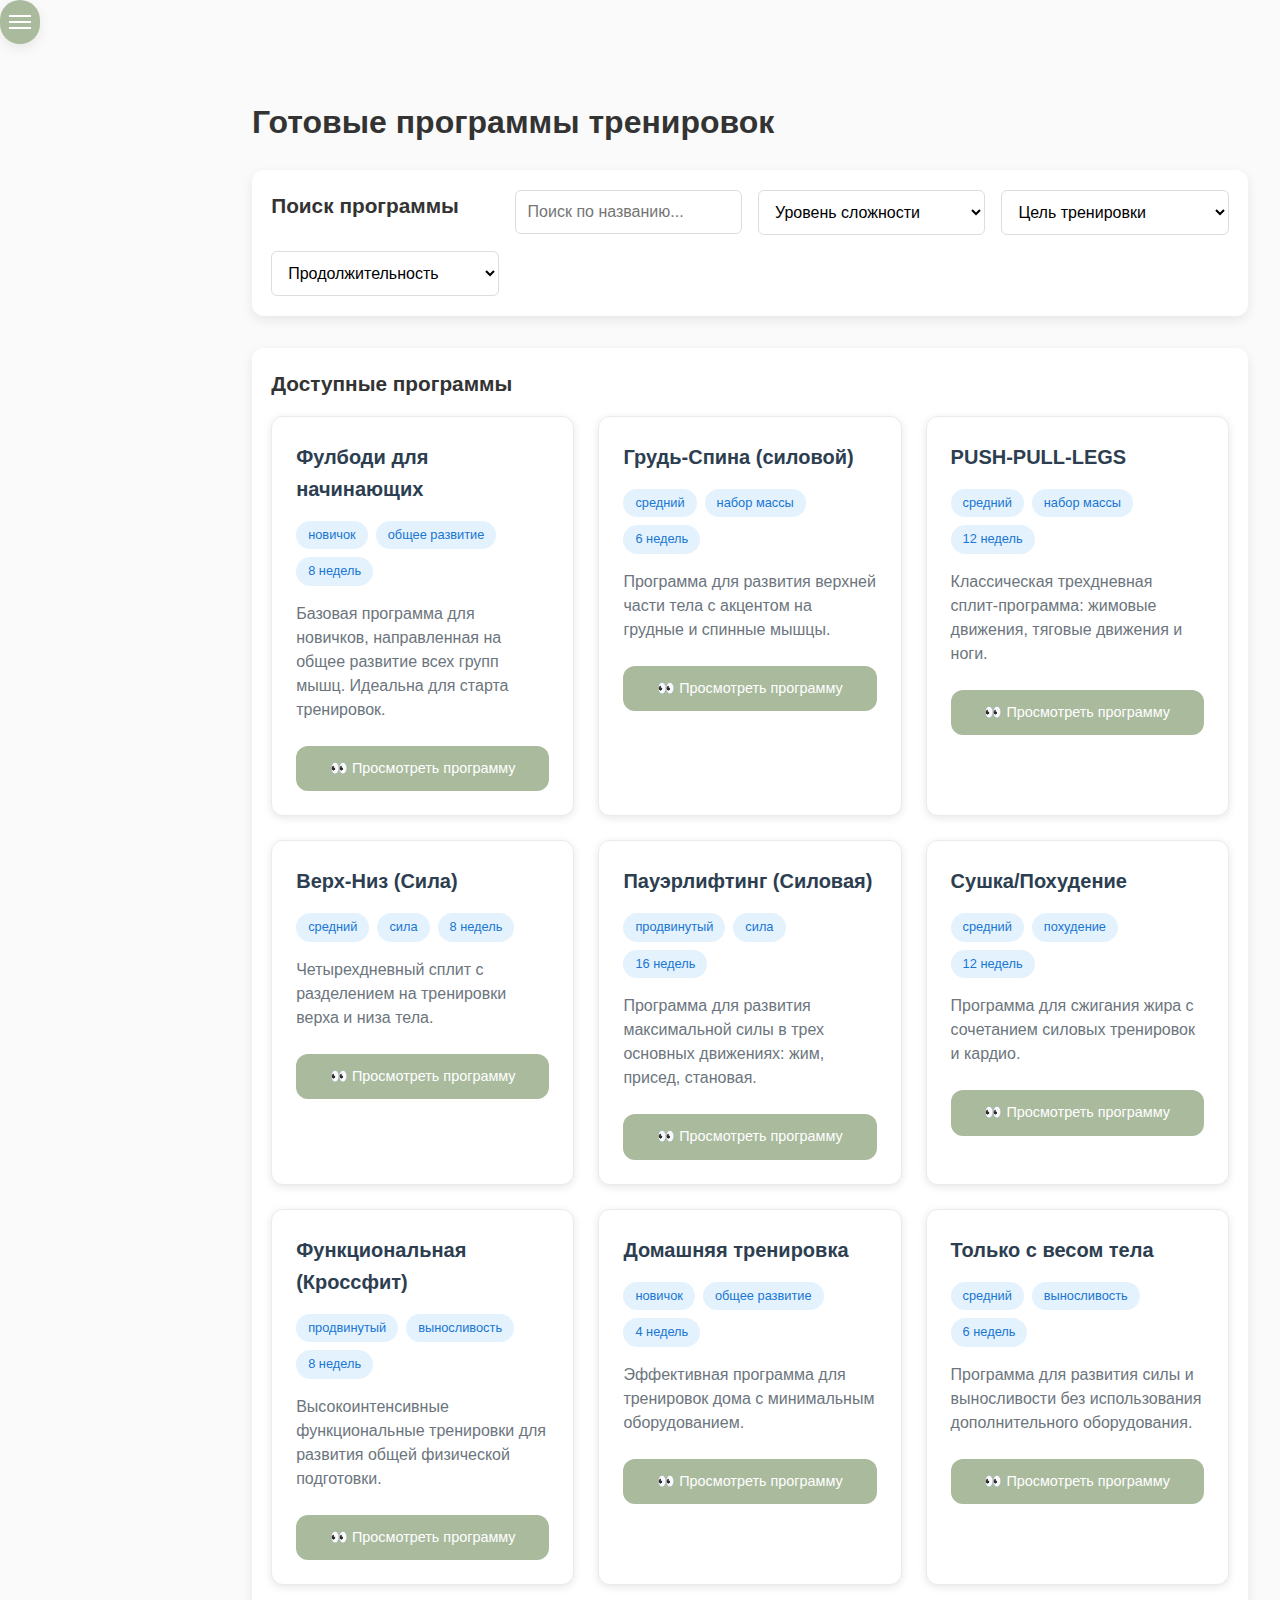
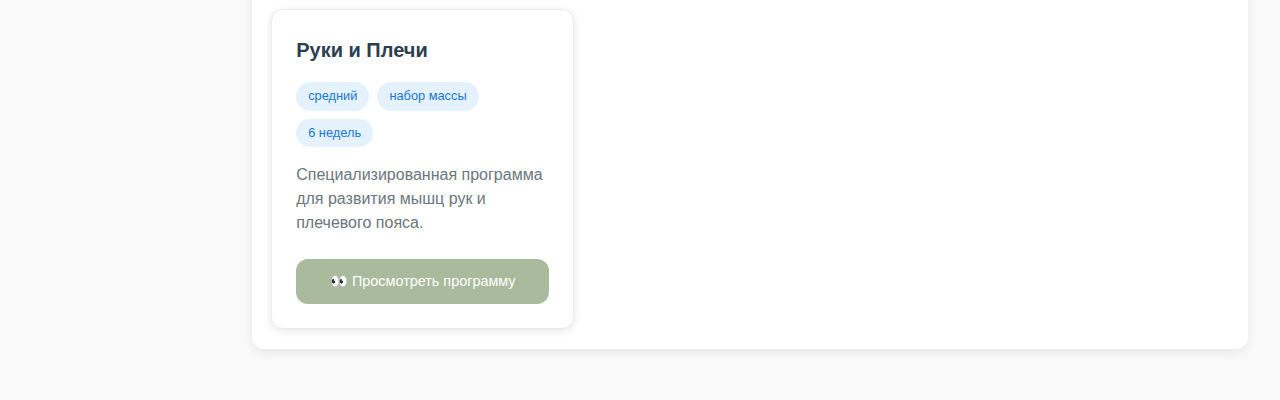
<file: programs.html>
<!DOCTYPE html>
<html lang="ru">
<head>
  <meta charset="UTF-8">
  <link rel="manifest" href="manifest.json">
  <meta name="viewport" content="width=device-width, initial-scale=1.0">
  <title>Программы тренировок — Дневник Тренировок</title>
  <link rel="stylesheet" href="styles/main.css">
  <link rel="stylesheet" href="styles/components/buttons.css">
  <link rel="stylesheet" href="styles/components/cards.css">
  <link rel="stylesheet" href="styles/components/navigation.css">
  <link rel="stylesheet" href="styles/components/modals.css">
  <link rel="stylesheet" href="styles/components/forms.css">
  <link rel="stylesheet" href="styles/pages/programs.css">
  
  <script src="scripts/modules/programs/app_programs.js" defer></script>
  <script src="tg-init.js" defer></script>
  <script src="nav.js" defer></script>
</head>
<body>
  <!-- Кнопка бургер-меню -->
  <button id="burger" class="burger" aria-label="Открыть меню" aria-controls="sidebar" aria-expanded="false">
    <span></span><span></span><span></span>
  </button>
  <div id="backdrop" class="backdrop" hidden></div>

  <!-- Боковое меню -->
  <aside id="sidebar" class="sidebar">
    <div class="brand">Дневник Тренировок</div>
    <nav role="navigation" aria-label="Main" class="nav">
      <a href="index.html">Главная</a>
      <a href="exercises.html">Упражнения</a>
      <a href="workout.html">Тренировка</a>
      <a class="active" href="programs.html">Программы</a>
      <a href="history.html">История</a>
      <a href="profile.html">Профиль</a>
    </nav>
  </aside>

  <!-- Основное содержимое -->
  <main class="content">
    <h1>Готовые программы тренировок</h1>

    <!-- Фильтры программ -->
    <section class="card filters">
      <h2>Поиск программы</h2>
      <input type="text" id="search-programs" placeholder="Поиск по названию...">
      <select id="filter-level">
        <option value="">Уровень сложности</option>
        <option value="новичок">Новичок</option>
        <option value="средний">Средний</option>
        <option value="продвинутый">Продвинутый</option>
      </select>
      <select id="filter-goal">
        <option value="">Цель тренировки</option>
        <option value="похудение">Похудение</option>
        <option value="набор массы">Набор массы</option>
        <option value="сила">Сила</option>
        <option value="выносливость">Выносливость</option>
        <option value="общее развитие">Общее развитие</option>
      </select>
      <select id="filter-duration">
        <option value="">Продолжительность</option>
        <option value="4">4 недели</option>
        <option value="8">8 недель</option>
        <option value="12">12 недель</option>
        <option value="16">16+ недель</option>
      </select>
    </section>

    <!-- Список программ -->
    <section class="card">
      <h2>Доступные программы</h2>
      <div id="programs-container" class="programs-grid"></div>
    </section>

    <!-- Детали выбранной программы -->
    <section id="program-details" class="card" style="display: none;">
      <h2 id="program-title">Название программы</h2>
      <div id="program-meta"></div>
      <div id="program-weeks" class="weeks-container"></div>
      <button id="add-to-plan" class="btn">➕ Добавить в мой план</button>
    </section>
  </main>

  <!-- Модальное окно для деталей упражнения -->
  <div id="modalBack" class="modal-back" style="display: none;">
    <div id="modal" class="modal">
      <button id="modalClose" class="modal-close">×</button>
      <div id="modalContent" class="modal-content"></div>
    </div>
  </div>
</body>
</html>
</file>
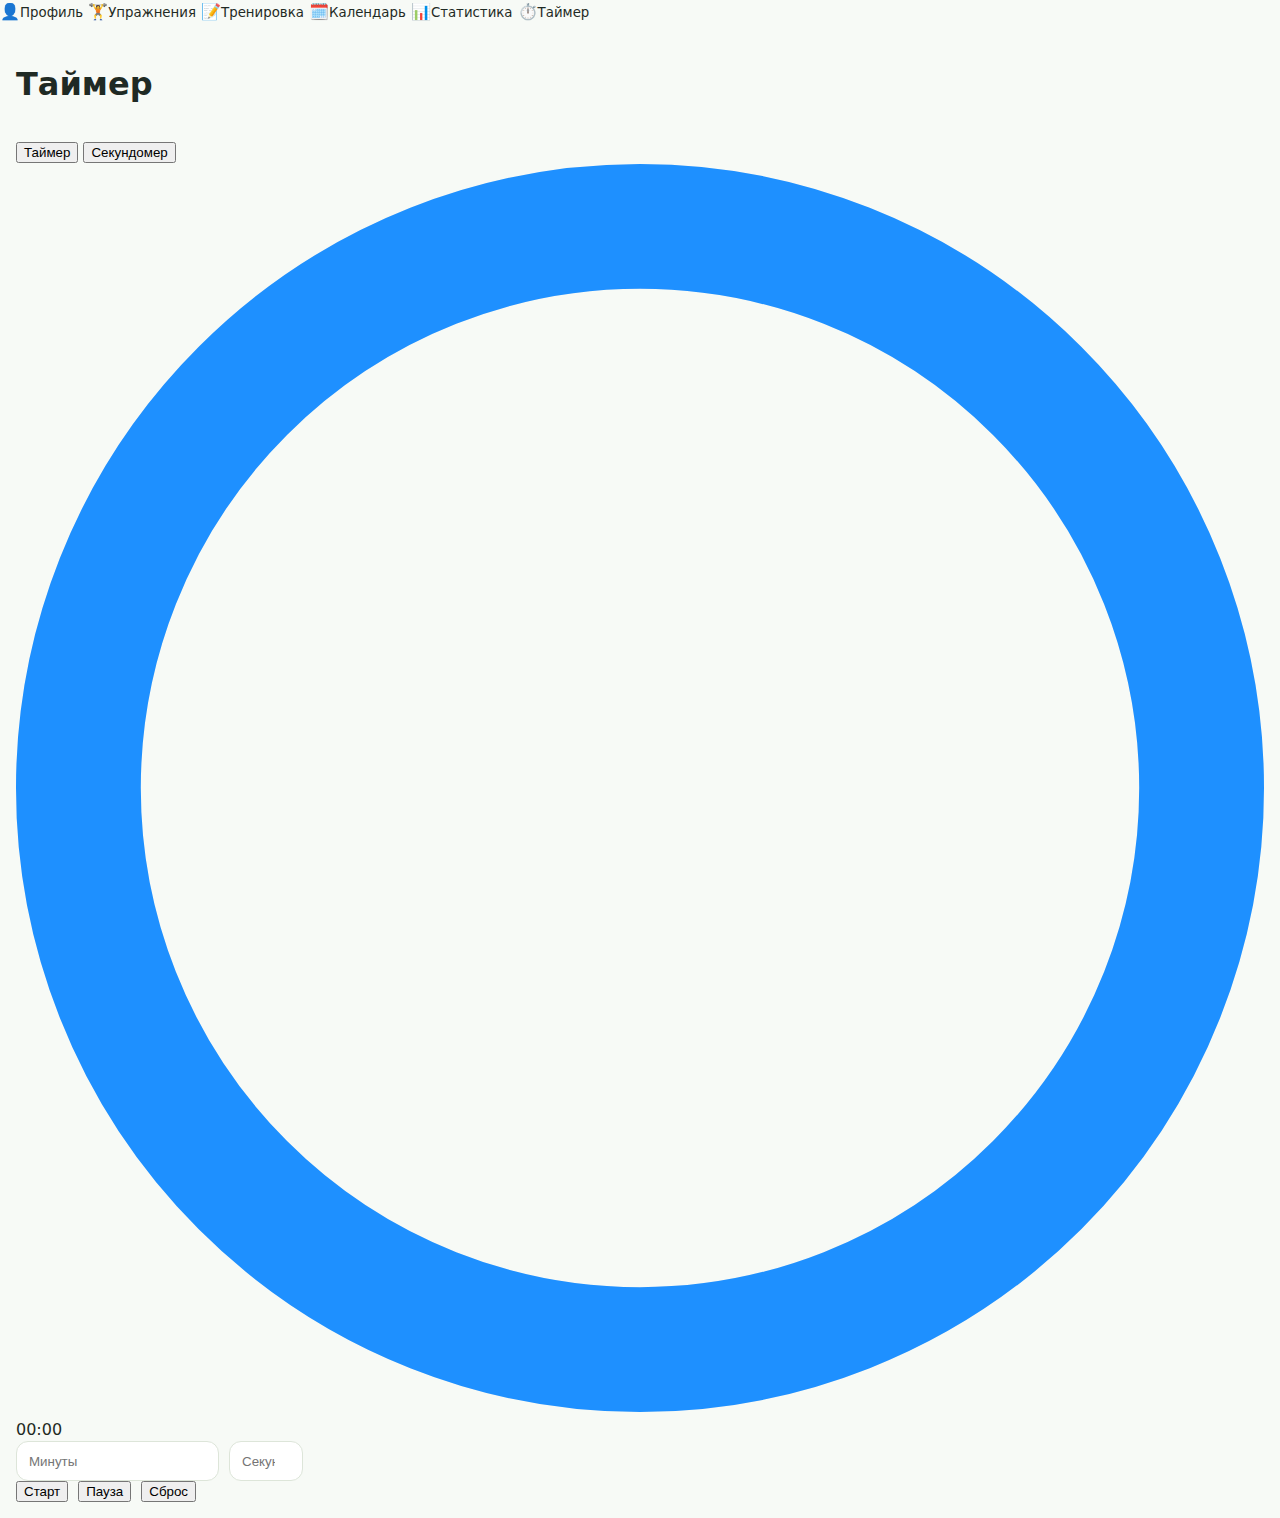
<file: timer.html>
<!doctype html>
<html lang="ru">
<head>
  <meta charset="utf-8"/>
  <meta name="viewport" content="width=device-width, initial-scale=1.0, viewport-fit=cover, maximum-scale=1.0, user-scalable=no"/>
  <title>Таймер · Дневник Тренировок</title>
  <link rel="manifest" href="manifest.json">
  <meta name="theme-color" content="#1E90FF">
  <link rel="icon" href="icon.png">
  <link rel="stylesheet" href="styles.css">
</head>
<body>
  
<header class="mobile-topbar">
  <nav class="mobile-nav">
    <a href="index.html" class="nav-item"><span>👤</span><small>Профиль</small></a>
    <a href="exercises.html" class="nav-item"><span>🏋️</span><small>Упражнения</small></a>
    <a href="workout.html" class="nav-item"><span>📝</span><small>Тренировка</small></a>
    <a href="calendar.html" class="nav-item"><span>🗓️</span><small>Календарь</small></a>
    <a href="stats.html" class="nav-item"><span>📊</span><small>Статистика</small></a>
    <a href="timer.html" class="nav-item active" class="nav-item"><span>⏱️</span><small>Таймер</small></a>
  </nav>
</header>

  <main class="content">
    <header class="section-head"><h1>Таймер</h1></header>
    <div class="container">
      
<div class="timer-wrap">
  <div class="timer-tabs">
    <button id="tab-timer" class="active">Таймер</button>
    <button id="tab-stopwatch">Секундомер</button>
  </div>

  <div id="timer-section">
    <div class="timer-canvas">
      <svg viewBox="0 0 100 100">
        <circle cx="50" cy="50" r="45" stroke="#eee" stroke-width="10" fill="none"></circle>
        <circle id="progress" cx="50" cy="50" r="45" stroke="#1E90FF" stroke-width="10" fill="none" stroke-linecap="round" stroke-dasharray="282.743" stroke-dashoffset="0"></circle>
      </svg>
      <div class="time" id="timer-display">00:00</div>
    </div>
    <div class="timer-controls">
      <div class="row">
        <input type="number" id="minutes" placeholder="Минуты" min="0">
        <input type="number" id="seconds" placeholder="Секунды" min="0" max="59">
      </div>
      <div class="row">
        <button id="timer-start">Старт</button>
        <button id="timer-pause">Пауза</button>
        <button id="timer-reset">Сброс</button>
      </div>
    </div>
  </div>

  <div id="stopwatch-section" style="display:none;">
    <div class="timer-canvas">
      <svg viewBox="0 0 100 100">
        <circle cx="50" cy="50" r="45" stroke="#eee" stroke-width="10" fill="none"></circle>
        <circle id="sw-progress" cx="50" cy="50" r="45" stroke="#1E90FF" stroke-width="10" fill="none" stroke-linecap="round" stroke-dasharray="282.743" stroke-dashoffset="282.743"></circle>
      </svg>
      <div class="time" id="stopwatch-display">00:00:00</div>
    </div>
    <div class="timer-controls">
      <div class="row">
        <button id="sw-start">Старт</button>
        <button id="sw-pause">Пауза</button>
        <button id="sw-reset">Сброс</button>
      </div>
    </div>
  </div>
</div>

<script>
const CIRC = 2*Math.PI*45; // circumference
const progress = document.getElementById('progress');
const swProgress = document.getElementById('sw-progress');

// Tabs
const tabTimer = document.getElementById('tab-timer');
const tabSW = document.getElementById('tab-stopwatch');
const timerSection = document.getElementById('timer-section');
const swSection = document.getElementById('stopwatch-section');
tabTimer.onclick = () => { tabTimer.classList.add('active'); tabSW.classList.remove('active'); timerSection.style.display='block'; swSection.style.display='none'; };
tabSW.onclick = () => { tabSW.classList.add('active'); tabTimer.classList.remove('active'); timerSection.style.display='none'; swSection.style.display='block'; };

// Timer
let timerInterval; let timerTotal=0; let timerRemain=0;
function setStrokeByRemain(){
  if (!timerTotal) { progress.style.strokeDashoffset = '0'; return; }
  const ratio = Math.max(0, timerRemain) / timerTotal;
  const offset = CIRC * (1 - ratio);
  progress.style.strokeDashoffset = String(offset);
  // color stages
  if (ratio > 0.5) progress.style.stroke = '#22c55e'; // green
  else if (ratio > 0.2) progress.style.stroke = '#f59e0b'; // amber
  else progress.style.stroke = '#ef4444'; // red
}
function updateTimerDisplay(){
  const m = String(Math.floor(timerRemain/60)).padStart(2,'0');
  const s = String(Math.max(0, timerRemain%60)).padStart(2,'0');
  document.getElementById('timer-display').textContent = m+':'+s;
  setStrokeByRemain();
}
document.getElementById('timer-start').onclick = () => {
  if (!timerInterval){
    if (timerRemain<=0){
      const m = parseInt(document.getElementById('minutes').value)||0;
      const s = parseInt(document.getElementById('seconds').value)||0;
      timerTotal = Math.max(1, m*60+s);
      timerRemain = timerTotal;
    }
    timerInterval = setInterval(()=>{
      timerRemain--;
      updateTimerDisplay();
      if (timerRemain<=0){ clearInterval(timerInterval); timerInterval=null; timerRemain=0; updateTimerDisplay(); try{ new AudioContext(); }catch(e){} alert('Время вышло!'); }
    }, 1000);
  }
};
document.getElementById('timer-pause').onclick = () => { clearInterval(timerInterval); timerInterval=null; };
document.getElementById('timer-reset').onclick = () => { clearInterval(timerInterval); timerInterval=null; timerRemain=0; timerTotal=0; updateTimerDisplay(); };

// Stopwatch
let swInterval; let swElapsed=0;
function updateSW(){
  const h = String(Math.floor(swElapsed/3600)).padStart(2,'0');
  const m = String(Math.floor((swElapsed%3600)/60)).padStart(2,'0');
  const s = String(swElapsed%60).padStart(2,'0');
  document.getElementById('stopwatch-display').textContent = h+':'+m+':'+s;
  const ratio = (swElapsed%60)/60;
  swProgress.style.strokeDashoffset = String(CIRC*(1-ratio));
  swProgress.style.stroke = '#1E90FF';
}
document.getElementById('sw-start').onclick = () => { if(!swInterval){ swInterval=setInterval(()=>{ swElapsed++; updateSW(); },1000);} };
document.getElementById('sw-pause').onclick = () => { clearInterval(swInterval); swInterval=null; };
document.getElementById('sw-reset').onclick = () => { clearInterval(swInterval); swInterval=null; swElapsed=0; updateSW(); };

updateTimerDisplay(); updateSW();
</script>

    </div>
  </main>
  <script>/* no desktop sidebar scripts */</script>
</body>
</html>
</file>
<file: styles_mobile_only.css>
/* Общие стили */
:root {
  --bg-color: #f9faf9;
  --primary-color: #A9BA9D;
  --text-color: #333;
  --card-bg: #fff;
  --shadow: 0 4px 12px rgba(0,0,0,0.08);
  --radius: 12px;
  --menu-width: 100%;
}

* {
  box-sizing: border-box;
}

body {
  margin: 0;
  font-family: 'Segoe UI', Tahoma, Geneva, Verdana, sans-serif;
  background-color: var(--bg-color);
  color: var(--text-color);
}

/* Sidebar (for mobile) */
.sidebar {
  background: var(--primary-color);
  color: white;
  padding: 1rem;
  width: 100%;
  position: fixed;
  top: 0;
  left: -100%;
  height: 100%;
  transition: left 0.3s ease;
  z-index: 1000;
}

.sidebar.show {
  left: 0;
}

.sidebar .brand {
  font-size: 1.5rem;
  font-weight: bold;
  margin-bottom: 1rem;
}

.sidebar .nav a {
  display: block;
  padding: 0.5rem 1rem;
  color: white;
  text-decoration: none;
  border-bottom: 1px solid #fff;
  transition: background 0.2s ease;
}

.sidebar .nav a:hover,
.sidebar .nav a.active {
  background: rgba(255, 255, 255, 0.2);
}

/* Main content */
.app {
  display: flex;
  flex-direction: column;
}

.content {
  margin-top: 60px;
  padding: 1rem;
  width: 100%;
}

/* Filters */
.filters {
  display: flex;
  flex-direction: column;
  gap: 1rem;
  margin-bottom: 1rem;
}

.filters input, .filters select {
  padding: 0.5rem;
  border: 1px solid #ccc;
  border-radius: var(--radius);
  outline: none;
  width: 100%;
}

/* Cards */
.exercise-grid {
  display: flex;
  flex-direction: column;
  gap: 1rem;
}

.exercise-card {
  background: var(--card-bg);
  border-radius: var(--radius);
  box-shadow: var(--shadow);
  padding: 1rem;
  text-align: center;
  transition: transform 0.2s ease;
}

.exercise-card:hover {
  transform: translateY(-4px);
}

.exercise-card img.exercise-gif {
  max-width: 100%;
  border-radius: var(--radius);
  margin: 0.5rem 0;
}

.details-btn {
  margin-top: 0.5rem;
  padding: 0.5rem 1rem;
  border: none;
  background: var(--primary-color);
  color: white;
  cursor: pointer;
  border-radius: var(--radius);
  transition: background 0.2s ease;
}

.details-btn:hover {
  background: #8ea686;
}

/* Modal window */
.modal-back {
  display: none;
  position: fixed;
  top: 0; left: 0; right: 0; bottom: 0;
  background: rgba(0,0,0,0.5);
  justify-content: center;
  align-items: center;
  z-index: 1000;
}

.modal {
  background: var(--card-bg);
  padding: 2rem;
  border-radius: var(--radius);
  max-width: 600px;
  width: 90%;
  max-height: 80vh;
  overflow-y: auto;
  box-shadow: var(--shadow);
  animation: fadeIn 0.3s ease;
  position: relative;
}

.modal-close {
  position: absolute;
  top: 10px;
  right: 10px;
  background: transparent;
  border: none;
  font-size: 1.5rem;
  cursor: pointer;
  color: var(--text-color);
}

.modal img.modal-gif {
  max-width: 100%;
  border-radius: var(--radius);
  margin: 1rem 0;
}

/* Animation for modal appearance */
@keyframes fadeIn {
  from { opacity: 0; transform: scale(0.95); }
  to { opacity: 1; transform: scale(1); }
}

/* Mobile-specific styles */
@media (max-width: 768px) {
  .sidebar {
    position: fixed;
    top: 0;
    left: -100%;
    width: 100%;
    height: 100%;
  }
  .sidebar.show {
    left: 0;
  }
  .content {
    margin-left: 0;
    padding: 1rem;
  }
  .filters {
    justify-content: center;
  }
  .filters input, .filters select {
    width: 100%;
    margin-bottom: 10px;
  }
  .exercise-grid {
    flex-direction: column;
  }
  .exercise-card {
    margin: 10px;
  }
  #burger {
    display: block;
  }
  #burger:focus {
    outline: none;
  }
}

/* Burger button for mobile */
#burger {
  display: none;
  background-color: transparent;
  border: none;
  color: white;
  font-size: 30px;
  cursor: pointer;
  position: fixed;
  top: 15px;
  left: 15px;
  z-index: 1100;
}

#burger:focus {
  outline: none;
}
</file>
<file: webapp/style.css>
body {
    font-family: 'Arial', sans-serif;
    margin: 0;
    padding: 0;
    background-color: #f5f5f5;
    color: #333;
}

.container {
    max-width: 600px;
    margin: 0 auto;
    padding: 20px;
}

header {
    text-align: center;
    margin-bottom: 20px;
}

.exercise-form {
    display: flex;
    gap: 10px;
    margin-bottom: 20px;
}

#exercise-input {
    flex-grow: 1;
    padding: 10px;
    border: 1px solid #ddd;
    border-radius: 4px;
}

button {
    padding: 10px 15px;
    background-color: #0088cc;
    color: white;
    border: none;
    border-radius: 4px;
    cursor: pointer;
}

.exercise-list {
    background-color: white;
    border-radius: 8px;
    padding: 15px;
    box-shadow: 0 2px 4px rgba(0,0,0,0.1);
}
</file>
<file: styles.css>
:root{--primary:#8FAF8F;--primary-dark:#6E8F73;--text:#1F2A24;--bg:#F7FAF6;--card:#fff;--border:#DDE5D9;--shadow:0 8px 24px rgba(31,42,36,.06);--radius:14px}
*{box-sizing:border-box}body{margin:0;color:var(--text);background:var(--bg);font:16px/1.45 system-ui,-apple-system,Segoe UI,Roboto,Inter,Arial,sans-serif}
a{color:inherit;text-decoration:none}img{max-width:100%;display:block}
.app{display:grid;grid-template-columns:1fr;min-height:100vh}
.sidebar{padding:12px;border-bottom:1px solid var(--border);background:#F2F6F1;position:sticky;top:0;z-index:5}
.brand{font-weight:800;letter-spacing:.5px;margin-bottom:8px}.brand span{color:var(--primary)}
.nav-toggle{display:inline-block;background:#fff;border:1px solid var(--border);border-radius:10px;padding:6px 10px;margin-right:8px}
.nav{display:none;gap:8px;flex-wrap:wrap}.nav.show{display:flex}
.nav a{display:block;border:1px solid var(--border);background:#fff;border-radius:12px;padding:10px 12px}
.nav a.active,.nav a:hover{border-color:var(--primary);box-shadow:0 0 0 3px rgba(143,175,143,.25)}
.content{padding:16px}.section-head{display:flex;align-items:center;justify-content:space-between;gap:12px;margin-bottom:12px;flex-wrap:wrap}
.row{display:flex;gap:10px;align-items:center}.row.wrap{flex-wrap:wrap}
input,select,textarea{border:1px solid var(--border);background:var(--card);border-radius:12px;padding:10px 12px;min-height:40px}
textarea{min-height:96px}input:focus,select:focus,textarea:focus{outline:none;box-shadow:0 0 0 3px rgba(143,175,143,.25);border-color:var(--primary)}
.btn{background:var(--primary);color:#fff;border:none;border-radius:12px;padding:10px 14px;cursor:pointer;box-shadow:var(--shadow)}.btn.ghost{background:#fff;color:var(--text);border:1px solid var(--border)}
.icon-btn{border:1px solid var(--border);background:#fff;border-radius:10px;padding:6px 10px;cursor:pointer}
.card{background:var(--card);border:1px solid var(--border);border-radius:var(--radius);box-shadow:var(--shadow);padding:14px;margin-bottom:16px}
.table-wrap{overflow:auto}table{width:100%;border-collapse:collapse;display:block;overflow-x:auto;white-space:nowrap}th,td{padding:10px;border-bottom:1px solid var(--border);vertical-align:middle}th{background:#f3f7f1;text-align:left}
.td-actions{white-space:nowrap}.thumb{width:48px;height:48px;object-fit:cover;border-radius:10px;border:1px solid var(--border);background:#fff}
.badge{display:inline-flex;align-items:center;gap:6px;border:1px solid var(--border);padding:4px 8px;border-radius:999px;font-size:12px;background:#fff}
.toast{position:fixed;right:16px;bottom:16px;background:#1F2A24;color:#fff;padding:10px 14px;border-radius:12px;opacity:0;transform:translateY(8px);transition:.2s;z-index:99}.toast.show{opacity:1;transform:none}
.grid.two{display:grid;grid-template-columns:1fr;gap:16px}
.pick-list{display:grid;grid-template-columns:repeat(auto-fill,minmax(240px,1fr));gap:8px;margin-top:8px}
.pick-item{display:flex;gap:8px;align-items:center;border:1px solid var(--border);background:#fff;border-radius:12px;padding:10px 12px;cursor:pointer;text-align:left}
.pick-item:hover{border-color:var(--primary)}
.set-row{display:flex;gap:8px;align-items:center;margin:6px 0}.plan-ex{border:1px dashed var(--border);border-radius:12px;padding:10px 12px;margin-bottom:10px}
.plan-head{display:flex;justify-content:space-between;align-items:center;margin-bottom:8px}.w110{width:110px}
.cal-head{display:flex;align-items:center;justify-content:space-between;margin-bottom:10px}.cal-title{font-weight:700}
.cal-grid{display:grid;grid-template-columns:repeat(7,1fr);gap:6px}.cal-cell{border:1px solid var(--border);border-radius:12px;background:#fff;min-height:78px;padding:8px;position:relative}
.cal-cell .d{position:absolute;top:6px;right:8px;color:var(--muted,#6B7A6F);font-size:12px}.cal-cell.has .d{color:var(--primary)}.cal-badge{margin-top:24px;font-size:12px;color:var(--primary)}
.modal-back{position:fixed;inset:0;background:rgba(0,0,0,.35);display:none;align-items:center;justify-content:center;z-index:100}
.modal{background:#fff;border:1px solid var(--border);border-radius:16px;box-shadow:var(--shadow);padding:16px;max-width:720px;width:94vw;max-height:90vh;overflow:auto}
@media (min-width: 900px){.app{grid-template-columns:260px 1fr}.sidebar{padding:20px;border-right:1px solid var(--border);border-bottom:0;position:static}.nav{display:flex}.nav-toggle{display:none}table{display:table;white-space:normal}.grid.two{grid-template-columns:1fr 1fr}}
</file>
<file: styles/main.css>
:root {
  --bg-color: #f9faf9;
  --primary-color: #A9BA9D; /* Laurel green */
  --text-color: #333;
  --card-bg: #fff;
  --shadow: 0 4px 12px rgba(0,0,0,0.08);
  --radius: 12px;
}

* {
  box-sizing: border-box;
}

body {
  margin: 0;
  font-family: 'Segoe UI', Tahoma, Geneva, Verdana, sans-serif;
  background-color: var(--bg-color);
  color: var(--text-color);
  line-height: 1.6;
}

/* Sidebar / Navbar */
.sidebar {
  background: var(--primary-color);
  color: white;
  padding: 1rem;
  min-height: 100vh;
  position: fixed;
  left: 0; top: 0;
  width: 220px;
  display: flex;
  flex-direction: column;
  gap: 1rem;
  z-index: 1000;
}

.sidebar .brand {
  font-size: 1.2rem;
  font-weight: bold;
  margin-bottom: 1rem;
  text-align: center;
}

.sidebar .nav a {
  display: block;
  padding: 0.5rem 1rem;
  border-radius: var(--radius);
  color: white;
  text-decoration: none;
  transition: background 0.2s;
}

.sidebar .nav a:hover,
.sidebar .nav a.active {
  background: rgba(255,255,255,0.2);
}

/* Sidebar links */
.sidebar nav ul { 
  list-style: none; 
  margin: 0; 
  padding: 0; 
}

.sidebar nav ul li { 
  margin: 8px 0; 
}

.sidebar nav ul li a {
  display: block;
  padding: 10px 14px;
  border-radius: var(--radius);
  text-decoration: none;
  color: inherit;
  transition: background 0.2s, color 0.2s;
  font-weight: 500;
}

.sidebar nav ul li a:hover,
.sidebar nav ul li a.active {
  background: rgba(255,255,255,0.2);
}

/* Layout */
.app {
  display: flex;
  min-height: 100vh;
}

.content {
  margin-left: 220px;
  padding: 2rem;
  width: calc(100% - 220px);
  min-height: 100vh;
}

/* Filters */
.filters {
  display: flex;
  flex-wrap: wrap;
  gap: 0.5rem;
  align-items: center;
  margin-bottom: 1.5rem;
}

.filters input, 
.filters select {
  padding: 0.5rem;
  border: 1px solid #ccc;
  border-radius: var(--radius);
  outline: none;
  font-family: inherit;
}

.filters input:focus,
.filters select:focus {
  border-color: var(--primary-color);
  box-shadow: 0 0 0 2px rgba(169, 186, 157, 0.2);
}

/* Exercise cards */
.exercise-grid {
  display: grid;
  grid-template-columns: repeat(auto-fill, minmax(250px, 1fr));
  gap: 1rem;
}

.exercise-card {
  background: var(--card-bg);
  border-radius: var(--radius);
  box-shadow: var(--shadow);
  padding: 1rem;
  text-align: center;
  transition: transform 0.2s, box-shadow 0.2s;
}

.exercise-card:hover {
  transform: translateY(-4px);
  box-shadow: 0 6px 16px rgba(0,0,0,0.12);
}

.exercise-card img.exercise-gif {
  max-width: 100%;
  height: auto;
  border-radius: var(--radius);
  margin: 0.5rem 0;
}

.exercise-card h3 {
  margin: 0.5rem 0;
  color: var(--text-color);
}

.exercise-card p {
  margin: 0.25rem 0;
  color: #666;
  font-size: 0.9rem;
}

/* Card */
.card {
  background: var(--card-bg);
  border-radius: var(--radius);
  box-shadow: var(--shadow);
  padding: 1.5rem;
  margin-bottom: 1.5rem;
}

.card h2 {
  margin-top: 0;
  color: var(--text-color);
}

/* Buttons */
.btn {
  display: inline-block;
  padding: 0.6rem 1.2rem;
  border-radius: var(--radius);
  border: none;
  cursor: pointer;
  background: var(--primary-color);
  color: #fff;
  transition: background 0.2s, transform 0.1s;
  text-decoration: none;
  font: inherit;
  text-align: center;
}

.btn:hover {
  background: #8ea686;
  transform: translateY(-1px);
}

.btn:active {
  transform: translateY(0);
}

.btn.danger {
  background: #e74c3c;
}

.btn.danger:hover {
  background: #c0392b;
}

.details-btn {
  margin-top: 0.5rem;
  padding: 0.5rem 1rem;
  border: none;
  background: var(--primary-color);
  color: white;
  cursor: pointer;
  border-radius: var(--radius);
  transition: background 0.2s;
}

.details-btn:hover {
  background: #8ea686;
}

/* Modal */
.modal-back {
  display: none;
  position: fixed;
  top: 0; left: 0; right: 0; bottom: 0;
  background: rgba(0,0,0,0.5);
  justify-content: center;
  align-items: center;
  z-index: 1000;
}

.modal {
  background: var(--card-bg);
  padding: 2rem;
  border-radius: var(--radius);
  max-width: 600px;
  width: 90%;
  max-height: 80vh;
  overflow-y: auto;
  box-shadow: var(--shadow);
  animation: fadeIn 0.3s ease;
  position: relative;
}

.modal-close {
  position: absolute;
  top: 10px;
  right: 10px;
  background: transparent;
  border: none;
  font-size: 1.5rem;
  cursor: pointer;
  color: var(--text-color);
  padding: 0;
  width: 30px;
  height: 30px;
  display: flex;
  align-items: center;
  justify-content: center;
}

.modal-close:hover {
  color: #e74c3c;
}

.modal img.modal-gif {
  max-width: 100%;
  border-radius: var(--radius);
  margin: 1rem 0;
}

.modal h2 {
  margin-top: 0;
  color: var(--text-color);
}

.modal p {
  margin: 0.5rem 0;
  line-height: 1.6;
}

@keyframes fadeIn {
  from { opacity: 0; transform: scale(0.95); }
  to { opacity: 1; transform: scale(1); }
}

/* Формы */
form {
  display: flex;
  flex-direction: column;
  gap: 1rem;
}

form label {
  font-weight: 500;
  margin-bottom: 0.25rem;
}

form input,
form select,
form textarea {
  padding: 0.75rem;
  border: 1px solid #ddd;
  border-radius: var(--radius);
  font-family: inherit;
  font-size: 1rem;
}

form input:focus,
form select:focus,
form textarea:focus {
  outline: none;
  border-color: var(--primary-color);
  box-shadow: 0 0 0 2px rgba(169, 186, 157, 0.2);
}

/* Утилиты */
.text-center {
  text-align: center;
}

.mt-1 { margin-top: 0.5rem; }
.mt-2 { margin-top: 1rem; }
.mt-3 { margin-top: 1.5rem; }

.mb-1 { margin-bottom: 0.5rem; }
.mb-2 { margin-bottom: 1rem; }
.mb-3 { margin-bottom: 1.5rem; }

.hidden {
  display: none !important;
}

/* Анимации */
.fade-in {
  animation: fadeIn 0.3s ease;
}

@keyframes slideIn {
  from {
    opacity: 0;
    transform: translateY(-10px);
  }
  to {
    opacity: 1;
    transform: translateY(0);
  }
}

.slide-in {
  animation: slideIn 0.3s ease;
}
</file>
<file: styles/components/buttons.css>
/* Кнопки */
.btn {
  display: inline-flex;
  align-items: center;
  justify-content: center;
  padding: 0.7rem 1.2rem;
  border-radius: var(--radius);
  border: none;
  cursor: pointer;
  background: var(--primary-color);
  color: white;
  transition: all 0.3s ease;
  text-decoration: none;
  font: inherit;
  text-align: center;
  font-size: 0.9rem;
  min-height: 42px;
  gap: 0.5rem;
}

.btn:hover {
  background: var(--primary-dark);
  transform: translateY(-2px);
}

.btn:active {
  transform: translateY(0);
}

.btn.danger {
  background: #e74c3c;
}

.btn.danger:hover {
  background: #c0392b;
}

.details-btn {
  margin-top: 0.8rem;
  padding: 0.6rem 1rem;
  border: none;
  background: var(--primary-color);
  color: white;
  cursor: pointer;
  border-radius: var(--radius);
  transition: all 0.3s ease;
  width: 100%;
  min-height: 42px;
  font-size: 0.9rem;
  display: flex;
  align-items: center;
  justify-content: center;
}

.details-btn:hover {
  background: var(--primary-dark);
  transform: translateY(-1px);
}

.btn-primary{ 
  background: var(--primary-color); 
  color:#fff; 
  border:none; 
  border-radius:12px; 
  padding:12px 16px; 
  box-shadow: var(--shadow); 
}

.btn.complete-set {
  background-color: var(--primary-color);
  color: white;
  padding: 5px 10px;
  border: none;
  border-radius: 3px;
  cursor: pointer;
}

.btn.complete-set:hover {
  background-color: var(--primary-dark);
}

/* Микро-анимации для интерактивных элементов */
.btn {
  transition: all 0.2s ease;
}

.btn:active {
  transform: scale(0.98);
}
</file>
<file: styles/components/cards.css>
/* Карточки */
.card {
  background: var(--card-bg);
  border-radius: var(--radius);
  box-shadow: var(--shadow);
  padding: 1.2rem;
  margin-bottom: 1.2rem;
  border: var(--border);
}

.card h2 {
  margin-top: 0;
  color: var(--text-color);
  font-size: 1.3rem;
  margin-bottom: 0.8rem;
}

/* Карточки упражнений */
.exercise-card {
  background: var(--card-bg);
  border-radius: var(--radius);
  box-shadow: var(--shadow);
  padding: 1.2rem;
  text-align: center;
  transition: all 0.3s ease;
  border: var(--border);
}

.exercise-card:hover {
  transform: translateY(-4px);
  box-shadow: 0 6px 16px rgba(0,0,0,0.12);
}

.exercise-card img.exercise-gif {
  max-width: 100%;
  height: 180px;
  object-fit: cover;
  border-radius: var(--radius);
  margin: 0.5rem 0;
  background: #f0f0f0;
}

.exercise-card h3 {
  margin: 0.5rem 0;
  color: var(--text-color);
  font-size: 1.1rem;
}

.exercise-card p {
  margin: 0.25rem 0;
  color: var(--text-light);
  font-size: 0.9rem;
}

/* Сетка статистики */
.stats-grid {
  display: grid;
  grid-template-columns: repeat(auto-fit, minmax(200px, 1fr));
  gap: 1.2rem;
  margin: 2rem 0;
}

.stat-card {
  background: var(--card-bg);
  border-radius: var(--radius);
  padding: 1.5rem;
  text-align: center;
  border: var(--border);
  box-shadow: var(--shadow);
  transition: all 0.3s ease;
  display: flex;
  align-items: center;
  gap: 1rem;
}

.stat-card:hover {
  transform: translateY(-3px);
  box-shadow: 0 6px 20px rgba(0,0,0,0.12);
}

.stat-icon {
  font-size: 2.5rem;
  width: 60px;
  height: 60px;
  display: flex;
  align-items: center;
  justify-content: center;
  background: rgba(169, 186, 157, 0.1);
  border-radius: 50%;
  flex-shrink: 0;
}

.stat-info {
  text-align: left;
  flex: 1;
}

.stat-number {
  display: block;
  font-size: 1.8rem;
  font-weight: bold;
  color: var(--primary-color);
  line-height: 1.2;
}

.stat-label {
  font-size: 0.9rem;
  color: var(--text-light);
  font-weight: 500;
}

.stat-item {
  text-align: center;
  padding: 1.2rem;
  background: white;
  border-radius: var(--radius);
  border: var(--border);
  transition: all 0.3s ease;
}

.stat-item:hover {
  transform: translateY(-2px);
  box-shadow: var(--shadow);
}

/* Сетка упражнений */
.exercise-mini-grid {
  display: grid;
  grid-template-columns: repeat(auto-fill, minmax(150px, 1fr));
  gap: 1rem;
  margin: 1rem 0;
}

.exercise-mini-item {
  background: var(--card-bg);
  border-radius: var(--radius);
  padding: 1rem;
  text-align: center;
  border: var(--border);
  transition: all 0.3s ease;
  cursor: pointer;
}

.exercise-mini-item:hover {
  transform: translateY(-2px);
  box-shadow: var(--shadow);
  border-color: var(--primary-color);
}

.exercise-mini-item h4 {
  font-size: 0.9rem;
  margin: 0.5rem 0;
  color: var(--text-color);
  font-weight: 600;
}

.exercise-mini-item p {
  font-size: 0.8rem;
  color: var(--text-light);
  margin: 0;
}

/* Кастомный скроллбар */
.exercise-mini-grid::-webkit-scrollbar {
  height: 6px;
}

.exercise-mini-grid::-webkit-scrollbar-track {
  background: rgba(169, 186, 157, 0.1);
  border-radius: 3px;
}

.exercise-mini-grid::-webkit-scrollbar-thumb {
  background: var(--primary-color);
  border-radius: 3px;
}
</file>
<file: styles/components/navigation.css>
/* Навигация - мобильное меню */
.burger {
  display: flex;
  position: fixed;
  top: 12px;
  left: 12px;
  z-index: 1002;
  width: 44px;
  height: 44px;
  background: var(--primary-color);
  border: none;
  border-radius: 8px;
  flex-direction: column;
  justify-content: center;
  align-items: center;
  cursor: pointer;
}

.burger span {
  display: block;
  width: 22px;
  height: 2px;
  background: white;
  margin: 2px 0;
  transition: 0.3s;
}

/* Боковое меню */
.sidebar {
  background: var(--primary-color);
  color: white;
  padding: 1rem;
  min-height: 100vh;
  position: fixed;
  left: 0; 
  top: 0;
  width: 280px;
  display: flex;
  flex-direction: column;
  gap: 1rem;
  z-index: 1001;
  transform: translateX(-100%);
  transition: transform 0.3s ease;
}

body.drawer-open .sidebar {
  transform: translateX(0);
}

.sidebar .brand {
  font-size: 1.4rem;
  font-weight: bold;
  margin: 2rem 0 1.5rem;
  text-align: center;
  color: white;
}

.sidebar nav ul { 
  list-style: none; 
  margin: 0; 
  padding: 0; 
}

.sidebar nav ul li { 
  margin: 12px 0; 
}

.sidebar nav ul li a {
  display: flex;
  align-items: center;
  padding: 14px 16px;
  border-radius: var(--radius);
  text-decoration: none;
  color: white;
  transition: all 0.3s ease;
  font-weight: 500;
  background: rgba(255, 255, 255, 0.1);
}

/* СТИЛИ ДЛЯ АКТИВНОГО СОСТОЯНИЯ КНОПОК */
.sidebar nav ul li a:hover,
.sidebar nav ul li a.active {
  background: rgba(255, 255, 255, 0.2);
  transform: translateX(5px);
}

/* Стили для иконок */
.sidebar nav ul li a i {
  margin-right: 12px;
  width: 20px;
  text-align: center;
}

/* Заглушки для иконок (если нет реальных иконок) */
.sidebar nav ul li a::before {
  content: "•";
  margin-right: 12px;
  font-size: 1.2rem;
}

.backdrop {
  position: fixed;
  top: 0;
  left: 0;
  right: 0;
  bottom: 0;
  background: rgba(0, 0, 0, 0.5);
  opacity: 0;
  pointer-events: none;
  transition: opacity 0.3s ease;
  z-index: 1000;
}

body.drawer-open .backdrop {
  opacity: 1;
  pointer-events: auto;
}

body.drawer-open {
  overflow: hidden;
}

/* === Unified topbar & layout === */
.topbar{
  position: sticky;
  top: 0;
  z-index: 1000;
  background: var(--card-bg);
  border-bottom: var(--border);
  box-shadow: var(--shadow);
  display: flex;
  align-items: center;
  gap: 12px;
  padding: 10px 14px;
}

.app-title{
  font-size: 1.1rem;
  font-weight: 700;
  color: var(--text-color);
  margin: 0;
  flex: 1 1 auto;
  text-align: left;
  white-space: nowrap;
  overflow: hidden;
  text-overflow: ellipsis;
}

.burger{
  flex: 0 0 auto;
  position: relative;
  inset: auto;
  z-index: 1001;
  background: var(--primary-color);
  border: none;
  border-radius: 999px;
  width: 40px;
  height: 40px;
  display: grid;
  place-content: center;
  box-shadow: var(--shadow);
  outline-offset: 3px;
}

.burger:focus-visible{ 
  box-shadow: 0 0 0 3px rgba(169,186,157,0.5); 
}

.burger span{ 
  background: #fff; 
  width: 22px; 
  height: 2px; 
  margin: 2px 0; 
  display: block; 
  transition: transform 0.3s ease;
}

/* Анимация бургер-меню */
body.drawer-open .burger span:nth-child(1) {
  transform: rotate(45deg) translate(5px, 5px);
}

body.drawer-open .burger span:nth-child(2) {
  opacity: 0;
}

body.drawer-open .burger span:nth-child(3) {
  transform: rotate(-45deg) translate(5px, -5px);
}

.sidebar{ 
  top: 0; 
  padding-top: 64px; 
}

.brand{ 
  display: none; 
}

.main-content{ 
  max-width: 980px; 
  margin: 16px auto; 
  padding: 0 16px 64px; 
}

.backdrop{ 
  z-index: 900; 
}

.tg-userchip{ 
  display:flex; 
  align-items:center; 
  gap:8px; 
  font-size:.9rem; 
  color: var(--text-light); 
}

.tg-userchip .avatar{ 
  width:28px; 
  height:28px; 
  border-radius:50%; 
  object-fit:cover; 
  box-shadow: var(--shadow); 
}

/* Адаптивность для навигации */
@media (max-width: 768px) {
  .burger {
    position: relative;
    inset: auto;
  }

  .sidebar {
    width: 85vw;
    max-width: 300px;
  }

  .main-content {
    padding: 0 12px 40px;
  }
}

/* Улучшение для touch-устройств */
button, a {
  min-height: 44px;
  display: flex;
  align-items: center;
  justify-content: center;
}
</file>
<file: styles/components/modals.css>
/* Модальные окна */
.modal-back {
  display: none;
  position: fixed;
  top: 0; left: 0; right: 0; bottom: 0;
  background: rgba(0,0,0,0.5);
  justify-content: center;
  align-items: center;
  z-index: 1000;
  padding: 1rem;
}

.modal {
  background: var(--card-bg);
  padding: 1.5rem;
  border-radius: var(--radius);
  width: 100%;
  max-height: 80vh;
  overflow-y: auto;
  box-shadow: var(--shadow);
  animation: fadeIn 0.3s ease;
  position: relative;
  border: var(--border);
}

.modal-close {
  position: absolute;
  top: 8px;
  right: 8px;
  background: transparent;
  border: none;
  font-size: 1.3rem;
  cursor: pointer;
  color: var(--text-color);
  padding: 0;
  width: 36px;
  height: 36px;
  display: flex;
  align-items: center;
  justify-content: center;
  border-radius: 50%;
  transition: all 0.3s ease;
}

.modal-close:hover {
  background: #f5f5f5;
  color: #e74c3c;
}

.modal img.modal-gif {
  max-width: 100%;
  height: 200px;
  object-fit: cover;
  border-radius: var(--radius);
  margin: 1rem 0;
  background: #f0f0f0;
}

.modal h2 {
  margin-top: 0;
  color: var(--text-color);
  padding-right: 30px;
  font-size: 1.4rem;
}

.modal p {
  margin: 0.5rem 0;
  line-height: 1.6;
  color: var(--text-light);
}

.modal-back {
  position: fixed;
  top: 0;
  left: 0;
  width: 100%;
  height: 100%;
  background: rgba(0, 0, 0, 0.5);
  display: none;
  justify-content: center;
  align-items: center;
  z-index: 1000;
}

.modal {
  background: white;
  padding: 20px;
  border-radius: 8px;
  max-width: 90%;
  max-height: 90%;
  overflow: auto;
}

.modal-close {
  float: right;
  background: none;
  border: none;
  font-size: 24px;
  cursor: pointer;
}
</file>
<file: styles/components/forms.css>
/* Формы */
form {
  display: flex;
  flex-direction: column;
  gap: 1rem;
}

form label {
  font-weight: 500;
  margin-bottom: 0.25rem;
  display: block;
  color: var(--text-color);
}

form input,
form select,
form textarea {
  padding: 0.75rem;
  border: var(--border);
  border-radius: var(--radius);
  font-family: inherit;
  font-size: 1rem;
  width: 100%;
  background: white;
  transition: all 0.3s ease;
}

form input:focus,
form select:focus,
form textarea:focus {
  outline: none;
  border-color: var(--primary-color);
  box-shadow: 0 0 0 2px rgba(169, 186, 157, 0.2);
}

/* Фильтры */
.filters {
  display: flex;
  flex-direction: column;
  gap: 0.8rem;
  margin-bottom: 1.5rem;
}

.filters input, 
.filters select {
  padding: 0.7rem;
  border: var(--border);
  border-radius: var(--radius);
  outline: none;
  font-family: inherit;
  background: white;
  font-size: 1rem;
}

.filters input:focus,
.filters select:focus {
  border-color: var(--primary-color);
  box-shadow: 0 0 0 2px rgba(169, 186, 157, 0.2);
}

#editForm input, 
#editForm select {
  padding: 0.7rem;
  border: var(--border);
  border-radius: var(--radius);
  outline: none;
  width: 100%;
}

/* Элементы тренировок */
.set-row {
  display: flex;
  align-items: center;
  gap: 0.8rem;
  margin: 0.5rem 0;
  padding: 0.8rem;
  background: #f9f9f9;
  border-radius: var(--radius);
  flex-wrap: wrap;
}

.set-row input {
  padding: 0.5rem;
  border: var(--border);
  border-radius: 4px;
  width: 70px;
  min-height: 36px;
  font-size: 0.9rem;
  background: white;
}

.set-row button.rm {
  background: #ff4757;
  color: white;
  border: none;
  border-radius: 50%;
  width: 32px;
  height: 32px;
  cursor: pointer;
  display: flex;
  align-items: center;
  justify-content: center;
  min-width: 32px;
  font-weight: bold;
  transition: all 0.3s ease;
}

.set-row button.rm:hover {
  background: #ff3742;
  transform: scale(1.1);
}
</file>
<file: styles/pages/challenges.css>
/* styles/pages/challenges.css */

.user-progress-card {
  margin-bottom: 2rem;
}

.progress-header {
  display: flex;
  justify-content: space-between;
  align-items: center;
  margin-bottom: 1.5rem;
  flex-wrap: wrap;
  gap: 1rem;
}

.level-info {
  display: flex;
  align-items: center;
  gap: 1rem;
}

.level-badge {
  background: linear-gradient(135deg, #3498db, #2ecc71);
  color: white;
  padding: 0.5rem 1rem;
  border-radius: 20px;
  font-weight: bold;
}

.progress-bar {
  flex-grow: 1;
  background: #f0f0f0;
  height: 20px;
  border-radius: 10px;
  overflow: hidden;
  min-width: 200px;
  position: relative;
}

.progress-fill {
  height: 100%;
  background: linear-gradient(90deg, #2ecc71, #27ae60);
  border-radius: 10px;
  transition: width 0.5s ease;
}

.progress-text {
  position: absolute;
  top: 50%;
  left: 50%;
  transform: translate(-50%, -50%);
  font-size: 0.7rem;
  color: #333;
  font-weight: 500;
}

.progress-stats {
  display: grid;
  grid-template-columns: repeat(auto-fit, minmax(150px, 1fr));
  gap: 1.5rem;
}

.progress-stat {
  text-align: center;
  padding: 1rem;
  background: #f8f9fa;
  border-radius: 8px;
}

.stat-value {
  display: block;
  font-size: 2rem;
  font-weight: bold;
  color: #2c3e50;
  margin-bottom: 0.5rem;
}

.stat-label {
  color: #7f8c8d;
  font-size: 0.9rem;
}

/* Вкладки */
.challenges-tabs,
.rewards-tabs {
  display: flex;
  gap: 0.5rem;
  margin-bottom: 1.5rem;
  border-bottom: 1px solid #eee;
  padding-bottom: 1rem;
}

.tab-btn {
  padding: 0.5rem 1rem;
  background: none;
  border: none;
  border-radius: 4px;
  cursor: pointer;
  font-weight: 500;
  color: #7f8c8d;
  transition: all 0.2s;
}

.tab-btn:hover {
  background: #f8f9fa;
  color: #3498db;
}

.tab-btn.active {
  background: #3498db;
  color: white;
}

/* Испытания */
.challenges-grid {
  display: grid;
  grid-template-columns: repeat(auto-fill, minmax(300px, 1fr));
  gap: 1.5rem;
}

.challenge-card {
  background: white;
  border-radius: 8px;
  padding: 1.5rem;
  box-shadow: 0 2px 10px rgba(0,0,0,0.1);
  border-left: 4px solid #3498db;
  transition: transform 0.2s, box-shadow 0.2s;
}

.challenge-card:hover {
  transform: translateY(-2px);
  box-shadow: 0 4px 15px rgba(0,0,0,0.15);
}

.challenge-card.personal {
  border-left-color: #3498db;
}

.challenge-card.group {
  border-left-color: #2ecc71;
}

.challenge-card.competition {
  border-left-color: #e74c3c;
}

.challenge-header {
  display: flex;
  justify-content: space-between;
  align-items: flex-start;
  margin-bottom: 1rem;
}

.challenge-title {
  margin: 0 0 0.5rem 0;
  font-size: 1.1rem;
}

.challenge-type {
  font-size: 0.8rem;
  padding: 0.25rem 0.5rem;
  border-radius: 12px;
  background: #f8f9fa;
}

.challenge-description {
  color: #7f8c8d;
  margin: 0 0 1rem 0;
  font-size: 0.9rem;
}

.challenge-progress {
  margin-bottom: 1rem;
}

.progress-details {
  display: flex;
  justify-content: space-between;
  margin-bottom: 0.5rem;
  font-size: 0.85rem;
}

.progress-bar-small {
  height: 8px;
  background: #f0f0f0;
  border-radius: 4px;
  overflow: hidden;
}

.progress-fill-small {
  height: 100%;
  background: linear-gradient(90deg, #3498db, #2980b9);
  border-radius: 4px;
}

.challenge-meta {
  display: flex;
  justify-content: space-between;
  align-items: center;
  font-size: 0.8rem;
  color: #7f8c8d;
}

.challenge-actions {
  display: flex;
  gap: 0.5rem;
  margin-top: 1rem;
}

.challenge-skeleton {
  background: linear-gradient(90deg, #f0f0f0 25%, #e0e0e0 50%, #f0f0f0 75%);
  background-size: 200% 100%;
  animation: loading 1.5s infinite;
  height: 180px;
  border-radius: 8px;
}

/* Достижения */
.achievements-grid {
  display: grid;
  grid-template-columns: repeat(auto-fill, minmax(150px, 1fr));
  gap: 1.5rem;
}

.achievement-card {
  background: white;
  border-radius: 8px;
  padding: 1.5rem 1rem;
  text-align: center;
  box-shadow: 0 2px 8px rgba(0,0,0,0.1);
  transition: transform 0.2s, box-shadow 0.2s;
}

.achievement-card:hover {
  transform: translateY(-2px);
  box-shadow: 0 4px 12px rgba(0,0,0,0.15);
}

.achievement-card.locked {
  opacity: 0.6;
  filter: grayscale(1);
  position: relative;
  overflow: hidden;
}

.achievement-card.locked::after {
  content: "🔒";
  position: absolute;
  top: 50%;
  left: 50%;
  transform: translate(-50%, -50%);
  font-size: 2rem;
  opacity: 0.7;
}

.achievement-icon {
  font-size: 2.5rem;
  margin-bottom: 0.75rem;
}

.achievement-title {
  font-weight: bold;
  margin: 0 0 0.5rem 0;
  font-size: 0.9rem;
  color: #2c3e50;
}

.achievement-desc {
  font-size: 0.8rem;
  color: #7f8c8d;
  margin: 0 0 0.5rem 0;
}

.achievement-progress {
  font-size: 0.75rem;
  color: #3498db;
  font-weight: 500;
}

.achievement-date {
  font-size: 0.7rem;
  color: #95a5a6;
  margin-top: 0.5rem;
}

.achievement-skeleton {
  background: linear-gradient(90deg, #f0f0f0 25%, #e0e0e0 50%, #f0f0f0 75%);
  background-size: 200% 100%;
  animation: loading 1.5s infinite;
  height: 180px;
  border-radius: 8px;
}

/* Ежедневные задания */
.daily-info {
  display: flex;
  gap: 1.5rem;
  margin-bottom: 1rem;
}

.daily-streak {
  display: flex;
  align-items: center;
  gap: 0.5rem;
  font-weight: 500;
  color: #e74c3c;
}

.daily-points {
  color: #27ae60;
  font-weight: 500;
}

.daily-challenges-list {
  display: flex;
  flex-direction: column;
  gap: 1rem;
}

.daily-challenge {
  display: flex;
  align-items: center;
  padding: 1rem;
  background: #f8f9fa;
  border-radius: 8px;
  gap: 1rem;
}

.daily-challenge.completed {
  background: #e8f5e9;
}

.daily-checkbox {
  width: 24px;
  height: 24px;
  border: 2px solid #bdc3c7;
  border-radius: 50%;
  display: flex;
  align-items: center;
  justify-content: center;
  flex-shrink: 0;
}

.daily-challenge.completed .daily-checkbox {
  background: #2ecc71;
  border-color: #2ecc71;
  color: white;
}

.daily-content {
  flex-grow: 1;
}

.daily-content h3 {
  margin: 0 0 0.25rem 0;
  font-size: 1rem;
}

.daily-content p {
  margin: 0;
  font-size: 0.85rem;
  color: #7f8c8d;
}

.daily-reward {
  color: #27ae60;
  font-weight: 500;
  flex-shrink: 0;
}

/* Награды */
.rewards-grid {
  display: grid;
  grid-template-columns: repeat(auto-fill, minmax(250px, 1fr));
  gap: 1.5rem;
}

.reward-card {
  background: white;
  border-radius: 8px;
  padding: 1.5rem;
  box-shadow: 0 2px 8px rgba(0,0,0,0.1);
  display: flex;
  flex-direction: column;
  align-items: center;
  text-align: center;
  transition: transform 0.2s, box-shadow 0.2s;
}

.reward-card:hover {
  transform: translateY(-2px);
  box-shadow: 0 4px 12px rgba(0,0,0,0.15);
}

.reward-card.locked {
  opacity: 0.6;
  filter: grayscale(1);
}

.reward-icon {
  font-size: 3rem;
  margin-bottom: 1rem;
}

.reward-content {
  flex-grow: 1;
  margin-bottom: 1rem;
}

.reward-content h3 {
  margin: 0 0 0.5rem 0;
  font-size: 1.1rem;
  color: #2c3e50;
}

.reward-content p {
  margin: 0;
  font-size: 0.9rem;
  color: #7f8c8d;
}

.reward-cost {
  background: #3498db;
  color: white;
  padding: 0.5rem 1rem;
  border-radius: 20px;
  font-weight: 500;
}

/* Заголовки секций */
.section-header {
  display: flex;
  justify-content: space-between;
  align-items: center;
  margin-bottom: 1.5rem;
  flex-wrap: wrap;
  gap: 1rem;
}

.achievements-filter {
  min-width: 200px;
}

/* Анимация загрузки */
@keyframes loading {
  0% { background-position: 200% 0; }
  100% { background-position: -200% 0; }
}

/* Адаптивность */
@media (max-width: 768px) {
  .progress-header {
    flex-direction: column;
    align-items: flex-start;
  }
  
  .level-info {
    width: 100%;
    flex-direction: column;
    gap: 0.5rem;
  }
  
  .progress-bar {
    min-width: 100%;
  }
  
  .progress-stats {
    grid-template-columns: 1fr;
  }
  
  .challenges-grid,
  .achievements-grid,
  .rewards-grid {
    grid-template-columns: 1fr;
  }
  
  .section-header {
    flex-direction: column;
    align-items: flex-start;
  }
  
  .daily-info {
    flex-direction: column;
    gap: 0.5rem;
  }
  
  .challenges-tabs,
  .rewards-tabs {
    flex-wrap: wrap;
  }
}
</file>
<file: styles/pages/edit_profile.css>
.avatar-section {
      text-align: center;
      margin-bottom: 2rem;
    }

    .avatar-preview {
      width: 120px;
      height: 120px;
      border-radius: 50%;
      background: linear-gradient(45deg, #667eea, #764ba2);
      margin: 0 auto 1rem;
      display: flex;
      align-items: center;
      justify-content: center;
      color: white;
      font-weight: bold;
      font-size: 2rem;
      background-size: cover;
      background-position: center;
    }

    .profile-form {
      max-width: 600px;
      margin: 0 auto;
    }

    .form-group {
      margin-bottom: 1.5rem;
    }

    .form-row {
      display: grid;
      grid-template-columns: 1fr 1fr;
      gap: 1rem;
    }

    label {
      display: block;
      margin-bottom: 0.5rem;
      font-weight: 600;
      color: #333;
    }

    input, select {
      width: 100%;
      padding: 0.75rem;
      border: 2px solid #e1e5e9;
      border-radius: 8px;
      font-size: 1rem;
      transition: border-color 0.3s ease;
    }

    input:focus, select:focus {
      outline: none;
      border-color: #667eea;
    }

    .checkbox-group {
      display: grid;
      grid-template-columns: repeat(auto-fit, minmax(200px, 1fr));
      gap: 0.5rem;
    }

    .checkbox {
      display: flex;
      align-items: center;
      font-weight: normal;
    }

    .checkbox input {
      width: auto;
      margin-right: 0.5rem;
    }

    .form-actions {
      display: flex;
      gap: 1rem;
      justify-content: flex-end;
      margin-top: 2rem;
      padding-top: 2rem;
      border-top: 1px solid #eee;
    }

    .bmi-calculator {
      margin-top: 2rem;
      padding: 1.5rem;
      background: #f8f9fa;
      border-radius: 12px;
    }

    .bmi-result {
      text-align: center;
      font-size: 1.2rem;
      margin-bottom: 1rem;
      font-weight: 600;
    }

    .bmi-chart {
      display: grid;
      grid-template-columns: repeat(4, 1fr);
      gap: 0.5rem;
    }

    .bmi-range {
      padding: 0.5rem;
      text-align: center;
      font-size: 0.8rem;
      border-radius: 4px;
    }

    .bmi-range span {
      display: block;
    }

    .underweight { background: #ffc107; color: #000; }
    .normal { background: #28a745; color: #fff; }
    .overweight { background: #fd7e14; color: #000; }
    .obese { background: #dc3545; color: #fff; }

    .btn-danger {
      background: #dc3545;
      color: white;
    }

    .btn-danger:hover {
      background: #c82333;
    }

    .btn-small {
      padding: 0.5rem 1rem;
      font-size: 0.9rem;
    }

    @media (max-width: 768px) {
      .form-row {
        grid-template-columns: 1fr;
      }
      
      .bmi-chart {
        grid-template-columns: 1fr;
      }
      
      .form-actions {
        flex-direction: column;
      }
      
      .checkbox-group {
        grid-template-columns: 1fr;
      }
    }
</file>
<file: styles/responsive.css>
/* === Drawer (burger) navigation - mobile friendly === */
.burger {
  position: fixed;
  top: 12px;
  left: 12px;
  width: 40px;
  height: 40px;
  display: none;
  align-items: center;
  justify-content: center;
  border: none;
  background: var(--card-bg, #fff);
  border-radius: 10px;
  box-shadow: 0 2px 10px rgba(0,0,0,.08);
  z-index: 1001;
}
.burger span {
  display: block;
  width: 22px;
  height: 2px;
  margin: 3px 0;
  background: var(--text-color, #222);
}
.backdrop {
  position: fixed;
  inset: 0;
  background: rgba(0,0,0,.4);
  opacity: 0;
  pointer-events: none;
  transition: opacity .2s ease;
  z-index: 1000;
}
/* Off-canvas behavior */
@media (max-width: 1024px) {
  .burger { display: inline-flex; }
  .sidebar {
    position: fixed;
    top: 0;
    left: 0;
    height: 100vh;
    width: 280px;
    max-width: 86vw;
    transform: translateX(-100%);
    transition: transform .25s ease-in-out;
    box-shadow: 4px 0 16px rgba(0,0,0,.15);
    z-index: 1002;
  }
  body.drawer-open .sidebar { transform: translateX(0); }
  body.drawer-open { overflow: hidden; }
  body.drawer-open .backdrop { opacity: 1; pointer-events: auto; }
  /* Remove any fixed left margins from content on mobile */
  .content { margin-left: 0 !important; }
  .app { grid-template-columns: 1fr !important; }
}

.card {
  background: var(--card-bg);
  border-radius: var(--radius);
  box-shadow: var(--shadow);
  padding: 1.5rem;
  margin-bottom: 1.5rem;
}

.btn {
  display: inline-block; /* одинаково для a и button */
  padding: 0.6rem 1.2rem;
  border-radius: var(--radius);
  border: none;
  cursor: pointer;
  background: var(--primary-color);
  color: #fff;
  transition: background 0.2s;
  text-decoration: none; /* чтобы убрать подчёркивание у ссылок */
  font: inherit; /* выравнивает шрифты у <a> и <button> */
  text-align: center; /* чтобы текст внутри выравнивался одинаково */
}
.btn:hover {
  background: #8ea686;
}
.btn.danger {
  background: #e74c3c;
}
.btn.danger:hover {
  background: #c0392b;
}
#editForm input, #editForm select {
  padding: 0.5rem;
  border: 1px solid #ccc;
  border-radius: var(--radius);
  outline: none;
}

/* Sidebar links (унифицировано, наследует цвет текста) */
.sidebar nav ul { list-style: none; margin: 0; padding: 0; }
.sidebar nav ul li { margin: 8px 0; }
.sidebar nav ul li a {
  display: block;
  padding: 10px 14px;
  border-radius: var(--radius);
  text-decoration: none;
  color: inherit; /* важно: использует color сайдбара (на десктопе белый) */
  transition: background 0.2s, color 0.2s;
  font-weight: 500;
}
.sidebar nav ul li a:hover,
.sidebar nav ul li a.active {
  background: rgba(255,255,255,0.2);
}
@media (max-width: 768px) {
  .sidebar {
    position: fixed;
    left: -100%;
    transition: left 0.3s ease;
  }
  body.drawer-open .sidebar {
    left: 0;
  }
  #backdrop {
    position: fixed;
    inset: 0;
    background: rgba(0,0,0,0.5);
  }
}
</file>
<file: styles/history.css>
/* --- Стили для страницы истории тренировок --- */
.workouts-list {
  display: flex;
  flex-direction: column;
  gap: 1rem;
}

.workout-item {
  cursor: pointer;
  transition: transform 0.2s;
}

.workout-item:hover {
  transform: translateY(-2px);
}

.workout-details {
  max-height: 60vh;
  overflow-y: auto;
}

.exercise-detail {
  margin-bottom: 1.5rem;
  padding: 1rem;
  border: 1px solid #eee;
  border-radius: var(--radius);
}

.exercise-detail table {
  width: 100%;
  border-collapse: collapse;
  margin-top: 0.5rem;
}

.exercise-detail th,
.exercise-detail td {
  padding: 0.5rem;
  text-align: center;
  border: 1px solid #eee;
}

.exercise-detail th {
  background-color: #f5f5f5;
}
</file>
<file: styles/pages/programs.css>
/* styles/pages/workout.css */

/* === Стили для страницы тренировки === */

/* Заголовок страницы */
.page-header {
  display: flex;
  justify-content: space-between;
  align-items: center;
  margin-bottom: 1.5rem;
  padding-bottom: 0.875rem;
  border-bottom: 2px solid var(--primary-light);
}

.page-header h1 {
  color: var(--sidebar-text);
  font-size: 1.75rem;
  font-weight: 700;
}

.header-actions {
  display: flex;
  gap: 0.75rem;
}

/* Секция с датой */
.date-section {
  margin-bottom: 1.5rem;
}

.date-input-group {
  display: flex;
  align-items: center;
  gap: 0.75rem;
}

.date-label {
  font-size: 1rem;
  color: var(--text-color);
  font-weight: 500;
}

.date-picker {
  padding: 0.625rem 0.875rem;
  border: 2px solid var(--primary-light);
  border-radius: var(--radius);
  background: var(--card-bg);
  font-size: 0.95rem;
  transition: all 0.3s ease;
  min-width: 160px;
}

.date-picker:focus {
  outline: none;
  border-color: var(--primary-color);
  box-shadow: 0 0 0 3px rgba(169, 186, 157, 0.2);
}

/* Секция плана тренировки */
.workout-plan-section {
  margin-bottom: 1.5rem;
}

.section-header {
  display: flex;
  justify-content: space-between;
  align-items: center;
  margin-bottom: 1.25rem;
  padding-bottom: 0.625rem;
  border-bottom: 1px solid var(--border);
}

.section-header h2 {
  color: var(--sidebar-text);
  font-size: 1.3rem;
  font-weight: 600;
}

.workout-stats {
  display: flex;
  gap: 1.25rem;
}

.stat {
  color: var(--text-light);
  font-size: 0.85rem;
}

.stat strong {
  color: var(--primary-color);
  font-weight: 600;
}

/* Контейнер плана */
.plan-container {
  min-height: 150px;
  margin-bottom: 1.25rem;
}

/* Действия с планом */
.plan-actions {
  display: flex;
  flex-direction: column;
  gap: 0.875rem;
  padding-top: 0.875rem;
  border-top: 1px solid var(--border);
}

.save-btn {
  font-size: 1rem;
  padding: 0.875rem 1.5rem;
  font-weight: 600;
}

.secondary-actions {
  display: flex;
  gap: 0.75rem;
  flex-wrap: wrap;
}

/* Секция фильтров */
.filters-section {
  margin-bottom: 1.5rem;
}

.filters-grid {
  display: grid;
  grid-template-columns: repeat(auto-fit, minmax(200px, 1fr));
  gap: 0.875rem;
  margin-bottom: 0.875rem;
}

.search-group {
  grid-column: 1 / -1;
}

.search-input {
  width: 100%;
  padding: 0.75rem 0.875rem;
  border: 2px solid var(--primary-light);
  border-radius: var(--radius);
  background: var(--card-bg);
  font-size: 0.95rem;
  transition: all 0.3s ease;
}

.search-input:focus {
  outline: none;
  border-color: var(--primary-color);
  box-shadow: 0 0 0 3px rgba(169, 186, 157, 0.2);
}

.filter-group {
  display: flex;
  flex-direction: column;
  gap: 0.375rem;
}

.filter-group label {
  font-size: 0.85rem;
  color: var(--text-light);
  font-weight: 500;
}

.filter-select {
  padding: 0.625rem 0.875rem;
  border: 2px solid var(--primary-light);
  border-radius: var(--radius);
  background: var(--card-bg);
  font-size: 0.95rem;
  transition: all 0.3s ease;
  cursor: pointer;
}

.filter-select:focus {
  outline: none;
  border-color: var(--primary-color);
  box-shadow: 0 0 0 3px rgba(169, 186, 157, 0.2);
}

/* Активные фильтры */
.active-filters {
  display: flex;
  flex-wrap: wrap;
  gap: 0.375rem;
  padding: 0.75rem;
  background: rgba(169, 186, 157, 0.1);
  border-radius: var(--radius);
  border-left: 4px solid var(--primary-color);
}

/* Секция упражнений */
.exercises-section {
  margin-bottom: 1.5rem;
}

.exercises-count {
  color: var(--text-light);
  font-size: 0.85rem;
}

.exercises-count strong {
  color: var(--primary-color);
}

/* Сетка упражнений */
.exercise-grid {
  display: grid;
  grid-template-columns: repeat(auto-fill, minmax(280px, 1fr));
  gap: 1.25rem;
  margin: 1.25rem 0;
}

.exercise-card {
  background: var(--card-bg);
  border-radius: var(--radius);
  padding: 1.25rem;
  box-shadow: var(--shadow);
  border: 1px solid var(--border);
  transition: all 0.3s ease;
  animation: fadeIn 0.4s ease;
}

.exercise-card:hover {
  transform: translateY(-4px);
  box-shadow: 0 8px 20px rgba(0, 0, 0, 0.12);
  border-color: var(--primary-light);
}

.exercise-card h3 {
  color: var(--sidebar-text);
  margin-bottom: 0.875rem;
  font-size: 1.1rem;
  font-weight: 600;
}

.exercise-gif {
  width: 100%;
  height: 180px;
  object-fit: cover;
  border-radius: 8px;
  margin-bottom: 0.875rem;
  background: var(--bg-color);
}

.exercise-card p {
  color: var(--text-light);
  margin-bottom: 0.625rem;
  font-size: 0.9rem;
}

.exercise-card p b {
  color: var(--text-color);
}

.card-actions {
  display: flex;
  gap: 0.625rem;
  margin-top: 0.875rem;
}

.card-actions .btn {
  flex: 1;
  padding: 0.625rem 0.875rem;
  font-size: 0.85rem;
}

/* Упражнения в плане */
.plan-exercise {
  margin-bottom: 1.25rem;
  border-left: 4px solid var(--primary-light);
  transition: all 0.3s ease;
}

.plan-exercise.active-exercise {
  border-left-color: var(--primary-color);
  background: rgba(169, 186, 157, 0.05);
}

.plan-exercise .row {
  display: flex;
  justify-content: space-between;
  align-items: center;
  margin-bottom: 0.875rem;
  flex-wrap: wrap;
  gap: 0.75rem;
}

.plan-exercise h3 {
  color: var(--sidebar-text);
  font-size: 1.2rem;
  font-weight: 600;
  flex: 1;
  min-width: 180px;
}

.exercise-status {
  padding: 0.375rem 0.75rem;
  border-radius: 20px;
  font-size: 0.8rem;
  font-weight: 500;
  background: var(--primary-light);
  color: var(--sidebar-text);
}

.plan-exercise.active-exercise .exercise-status {
  background: var(--primary-color);
  color: white;
}

/* Подходы */
.sets {
  display: flex;
  flex-direction: column;
  gap: 0.625rem;
}

.set-row {
  display: flex;
  align-items: center;
  gap: 0.75rem;
  padding: 0.875rem;
  background: var(--bg-color);
  border-radius: var(--radius);
  border: 1px solid var(--border);
  transition: all 0.3s ease;
}

.set-row.current-set {
  border-color: var(--primary-color);
  background: rgba(169, 186, 157, 0.1);
  box-shadow: 0 0 0 2px rgba(169, 186, 157, 0.2);
}

.set-row.completed-set {
  background: rgba(169, 186, 157, 0.05);
  opacity: 0.8;
}

.set-row span {
  font-weight: 600;
  color: var(--text-color);
  min-width: 35px;
  font-size: 0.9rem;
}

.set-row input {
  padding: 0.375rem 0.625rem;
  border: 1px solid var(--border);
  border-radius: 6px;
  background: var(--card-bg);
  font-size: 0.95rem;
  flex: 1;
  min-width: 0;
}

.set-row input:focus {
  outline: none;
  border-color: var(--primary-color);
}

.set-row input:read-only {
  background: var(--bg-color);
  color: var(--text-light);
}

.set-row .complete-set {
  padding: 0.375rem 0.75rem;
  font-size: 0.85rem;
  white-space: nowrap;
}

.set-row .rm {
  background: none;
  border: none;
  font-size: 1.3rem;
  color: var(--text-light);
  cursor: pointer;
  padding: 0.125rem;
  border-radius: 4px;
  transition: all 0.2s ease;
}

.set-row .rm:hover {
  color: #e74c3c;
  background: rgba(231, 76, 60, 0.1);
}

/* Секции по дням */
.day-section {
  margin-bottom: 1.5rem;
  padding: 1.25rem;
  background: rgba(169, 186, 157, 0.05);
  border-radius: var(--radius);
  border: 1px solid var(--primary-light);
}

.day-section h3 {
  color: var(--primary-color);
  font-size: 1.2rem;
  font-weight: 600;
  margin-bottom: 0.875rem;
  padding-bottom: 0.375rem;
  border-bottom: 2px solid var(--primary-light);
}

/* Сообщения о пустом состоянии */
.empty-plan-message {
  text-align: center;
  padding: 2rem 1.5rem;
  color: var(--text-light);
}

.empty-plan-message p {
  margin-bottom: 0.875rem;
  font-size: 1rem;
}

.empty-plan-message .btn {
  margin: 0.375rem;
  font-size: 0.9rem;
  padding: 0.75rem 1.25rem;
}

/* Уведомления */
.notifications-container {
  position: fixed;
  top: 15px;
  right: 15px;
  z-index: 1100;
  display: flex;
  flex-direction: column;
  gap: 0.625rem;
}

.program-notification {
  background: var(--primary-color);
  color: white;
  padding: 0.875rem 1.25rem;
  border-radius: var(--radius);
  box-shadow: var(--shadow);
  display: flex;
  align-items: center;
  gap: 0.75rem;
  animation: fadeIn 0.3s ease;
  max-width: 300px;
  font-size: 0.9rem;
}

.program-notification button {
  background: none;
  border: none;
  color: white;
  font-size: 1.1rem;
  cursor: pointer;
  padding: 0.125rem;
  border-radius: 4px;
  transition: background 0.2s ease;
}

.program-notification button:hover {
  background: rgba(255, 255, 255, 0.2);
}

/* Кнопки */
.text-btn {
  background: none;
  border: none;
  color: var(--primary-color);
  cursor: pointer;
  padding: 0.375rem 0.75rem;
  border-radius: 6px;
  font-size: 0.85rem;
  transition: all 0.2s ease;
  text-decoration: underline;
}

.text-btn:hover {
  background: rgba(169, 186, 157, 0.1);
  text-decoration: none;
}

/* Футер упражнений */
.exercises-footer {
  text-align: center;
  padding-top: 1.25rem;
  border-top: 1px solid var(--border);
}

/* Адаптивность для мобильных устройств */
@media (max-width: 768px) {
  .page-header {
    flex-direction: column;
    align-items: flex-start;
    gap: 0.875rem;
    margin-bottom: 1.25rem;
  }
  
  .page-header h1 {
    font-size: 1.5rem;
  }
  
  .header-actions {
    width: 100%;
    justify-content: flex-end;
  }
  
  .header-actions .btn {
    font-size: 0.9rem;
    padding: 0.75rem 1rem;
  }
  
  .section-header {
    flex-direction: column;
    align-items: flex-start;
    gap: 0.75rem;
    margin-bottom: 1rem;
  }
  
  .section-header h2 {
    font-size: 1.2rem;
  }
  
  .workout-stats {
    width: 100%;
    justify-content: space-between;
    gap: 1rem;
  }
  
  .stat {
    font-size: 0.8rem;
  }
  
  .filters-grid {
    grid-template-columns: 1fr;
    gap: 0.75rem;
  }
  
  .exercise-grid {
    grid-template-columns: 1fr;
    gap: 1rem;
  }
  
  .exercise-card {
    padding: 1rem;
  }
  
  .exercise-card h3 {
    font-size: 1rem;
    margin-bottom: 0.75rem;
  }
  
  .exercise-gif {
    height: 150px;
    margin-bottom: 0.75rem;
  }
  
  .exercise-card p {
    font-size: 0.85rem;
    margin-bottom: 0.5rem;
  }
  
  .card-actions {
    flex-direction: column;
    gap: 0.5rem;
    margin-top: 0.75rem;
  }
  
  .card-actions .btn {
    font-size: 0.8rem;
    padding: 0.75rem;
  }
  
  .plan-actions {
    align-items: stretch;
    gap: 0.75rem;
  }
  
  .save-btn {
    font-size: 0.95rem;
    padding: 0.75rem 1.25rem;
  }
  
  .secondary-actions {
    flex-direction: column;
    gap: 0.5rem;
  }
  
  .plan-exercise .row {
    flex-direction: column;
    align-items: flex-start;
    gap: 0.625rem;
  }
  
  .plan-exercise h3 {
    font-size: 1.1rem;
    min-width: auto;
  }
  
  .exercise-status {
    font-size: 0.75rem;
    padding: 0.25rem 0.625rem;
  }
  
  .set-row {
    flex-wrap: wrap;
    padding: 0.75rem;
    gap: 0.5rem;
  }
  
  .set-row input {
    min-width: 70px;
    font-size: 0.9rem;
    padding: 0.5rem;
  }
  
  .set-row .complete-set {
    width: 100%;
    margin-top: 0.375rem;
    padding: 0.5rem;
  }
  
  .date-input-group {
    flex-direction: column;
    align-items: flex-start;
    gap: 0.5rem;
  }
  
  .date-picker {
    width: 100%;
    min-width: auto;
    padding: 0.75rem;
  }
  
  .date-label {
    font-size: 0.95rem;
  }
  
  .empty-plan-message {
    padding: 1.5rem 1rem;
  }
  
  .empty-plan-message p {
    font-size: 0.95rem;
  }
  
  .program-notification {
    max-width: 280px;
    padding: 0.75rem 1rem;
    font-size: 0.85rem;
  }
}

@media (max-width: 480px) {
  .page-header h1 {
    font-size: 1.4rem;
  }
  
  .section-header h2 {
    font-size: 1.1rem;
  }
  
  .exercise-card {
    padding: 0.875rem;
  }
  
  .exercise-card h3 {
    font-size: 0.95rem;
  }
  
  .exercise-gif {
    height: 130px;
  }
  
  .set-row {
    padding: 0.625rem;
  }
  
  .set-row span {
    font-size: 0.85rem;
    min-width: 30px;
  }
  
  .set-row input {
    font-size: 0.85rem;
    padding: 0.375rem;
  }
  
  .btn {
    font-size: 0.85rem;
    padding: 0.625rem 1rem;
  }
  
  .text-btn {
    font-size: 0.8rem;
    padding: 0.5rem;
  }
  
  .notifications-container {
    top: 10px;
    right: 10px;
    left: 10px;
  }
  
  .program-notification {
    max-width: none;
    width: 100%;
  }
}

/* Особо мелкие экраны */
@media (max-width: 360px) {
  .page-header h1 {
    font-size: 1.3rem;
  }
  
  .exercise-card {
    padding: 0.75rem;
  }
  
  .exercise-card h3 {
    font-size: 0.9rem;
  }
  
  .card-actions .btn {
    font-size: 0.75rem;
    padding: 0.625rem;
  }
  
  .set-row {
    padding: 0.5rem;
  }
  
  .set-row input {
    min-width: 60px;
    font-size: 0.8rem;
  }
}
</file>
